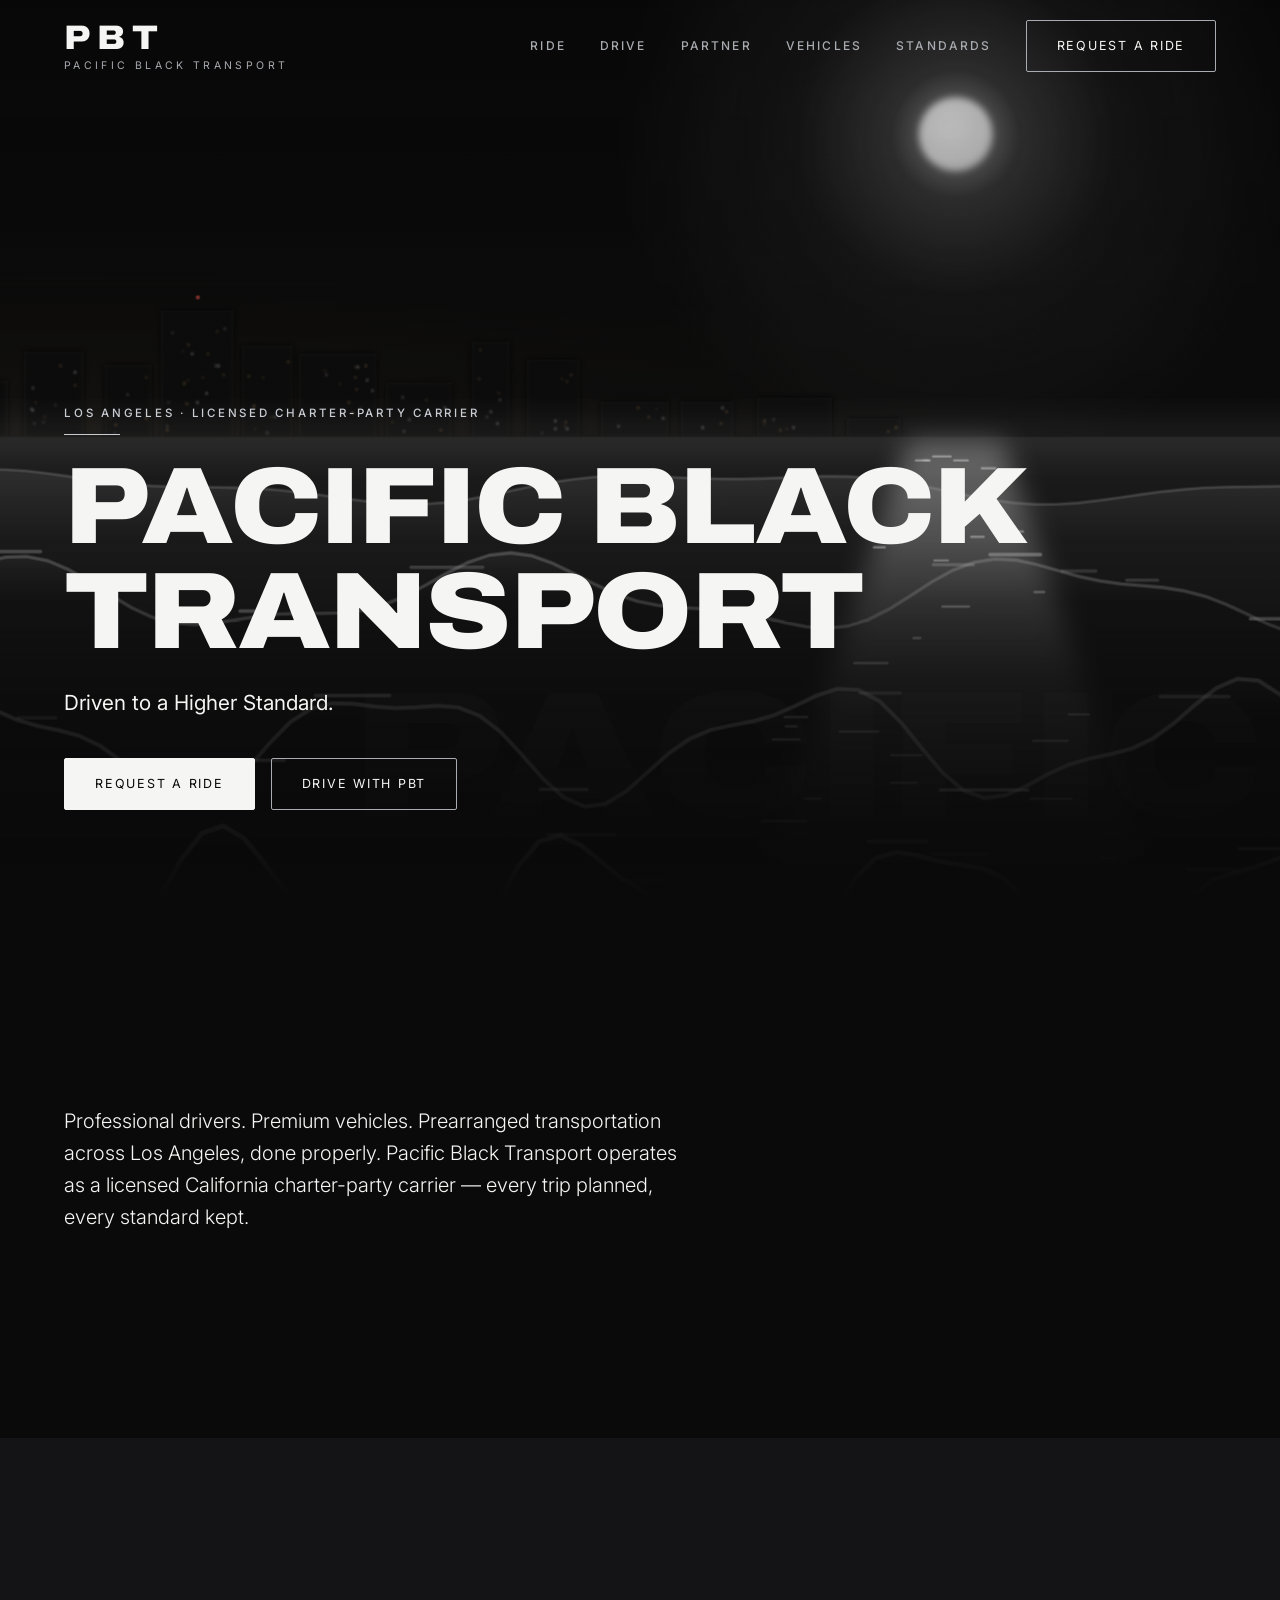
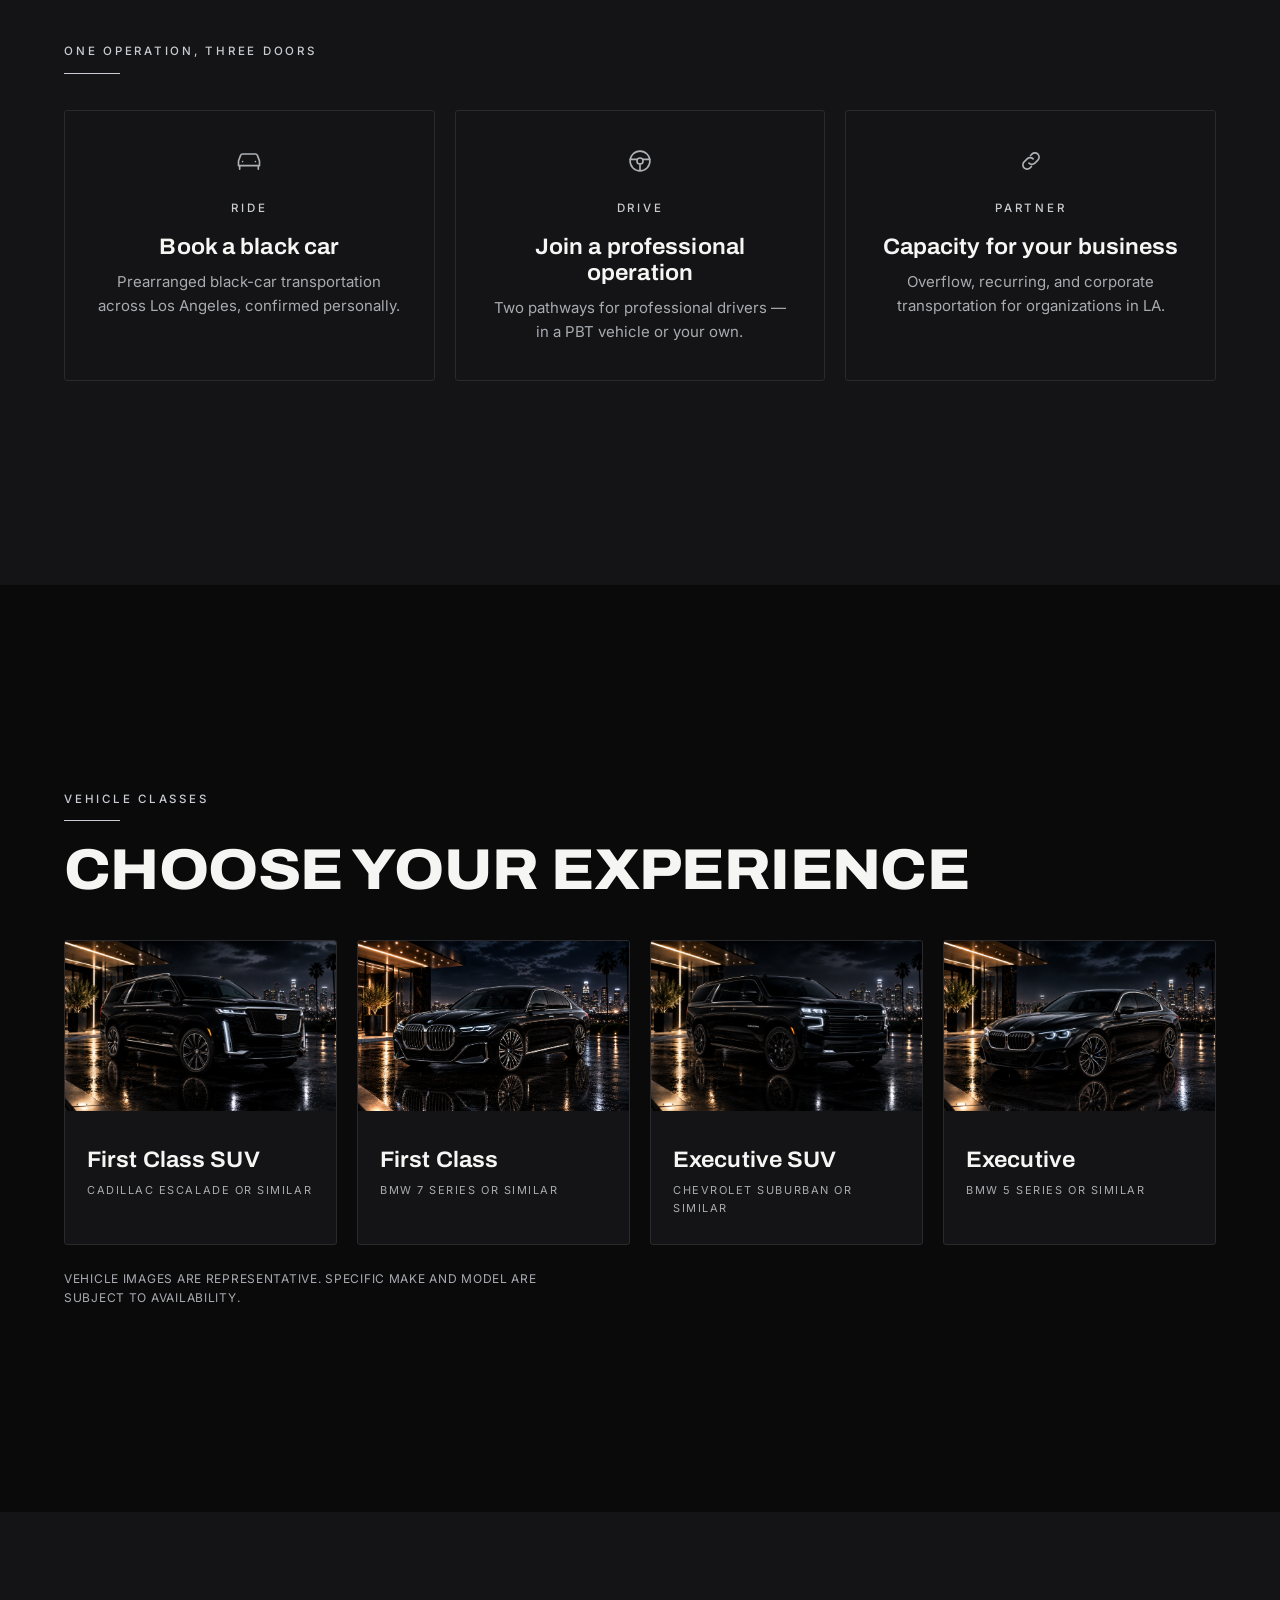
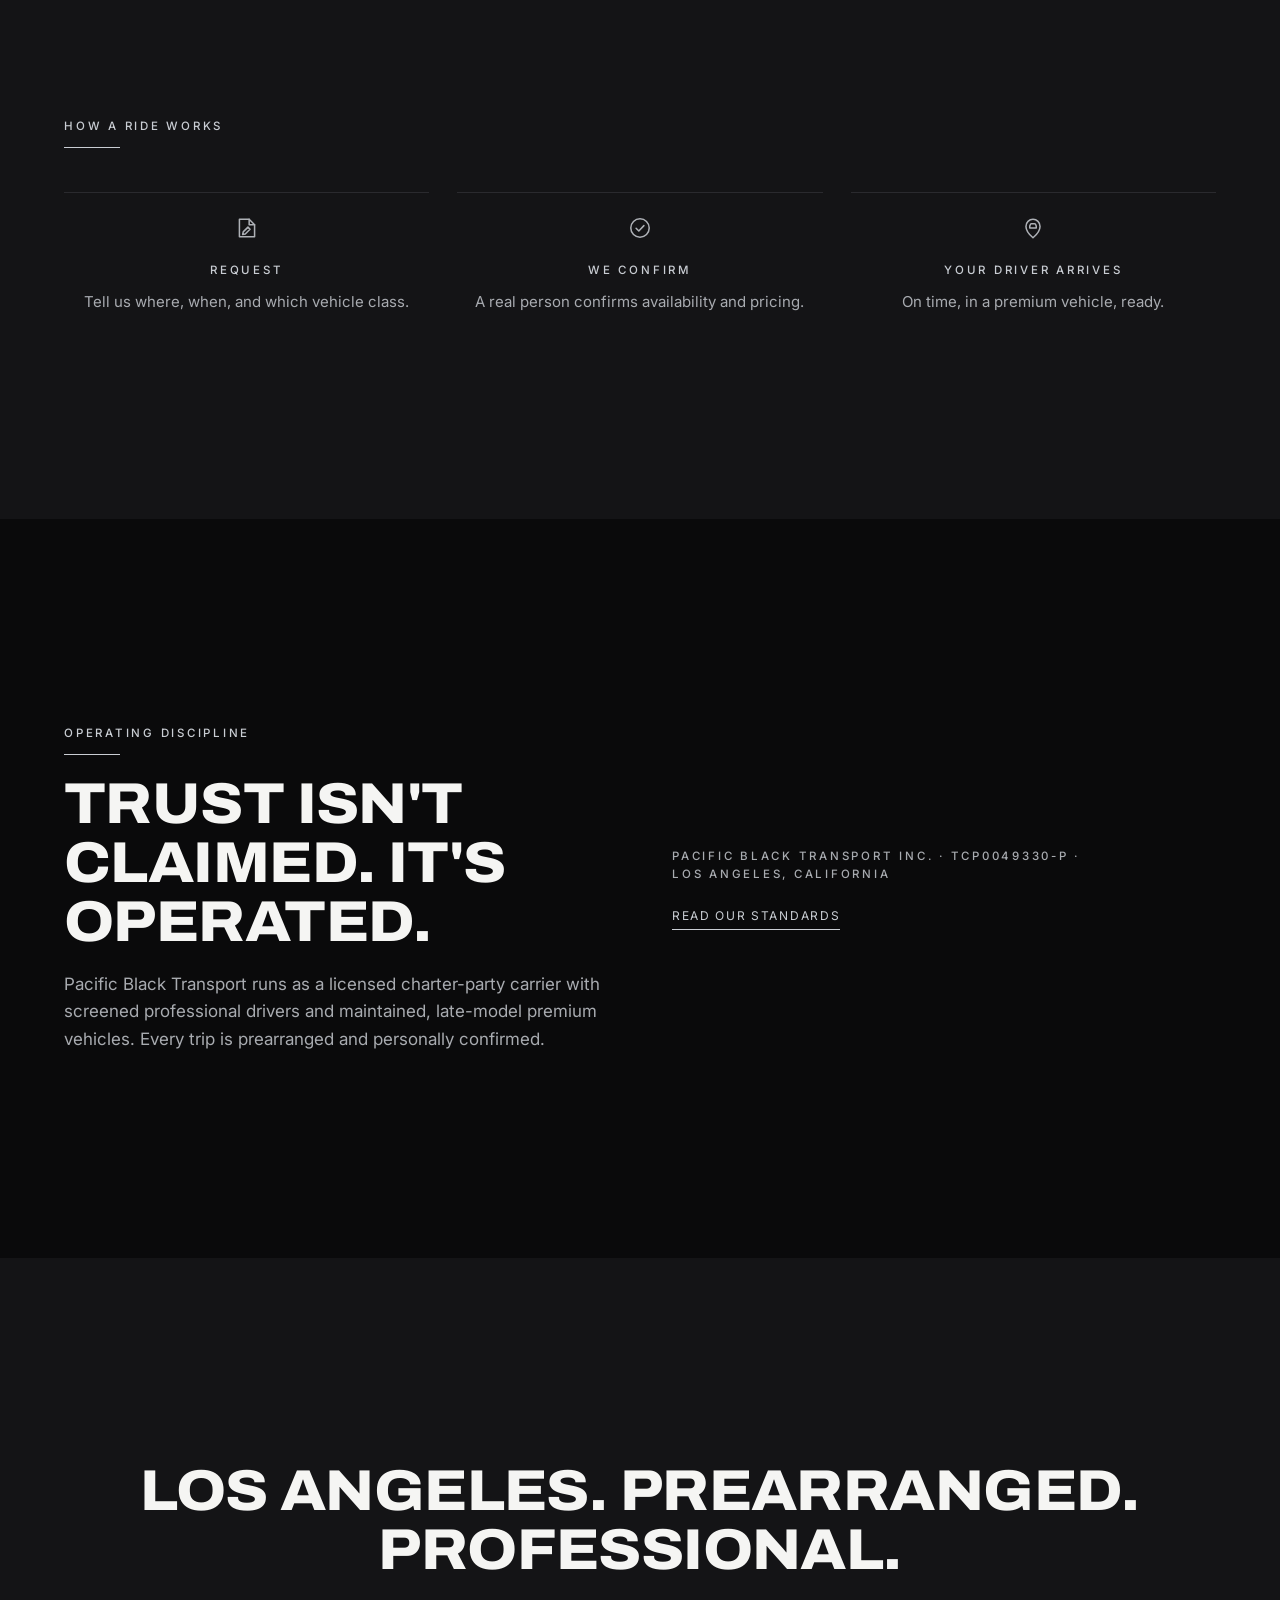
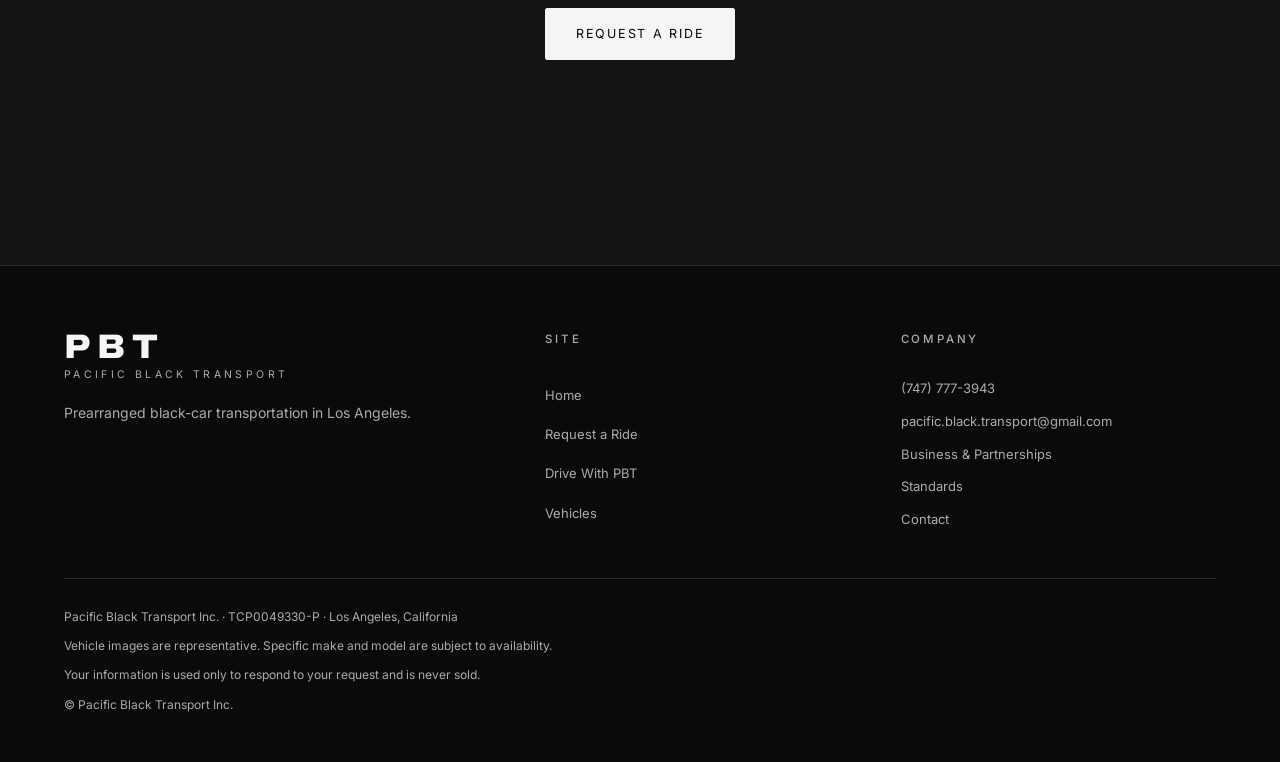
<file: index.html>
<!DOCTYPE html>
<html lang="en">
<head>
  <meta charset="UTF-8">
  <meta name="viewport" content="width=device-width, initial-scale=1.0">

  <!-- =========================================================
       BASIC SEO
  ========================================================== -->
  <title>Pacific Black Transport | Premium Black Car Service Los Angeles</title>

  <meta
    name="description"
    content="Premium prearranged black car transportation across Los Angeles. Executive sedans, luxury SUVs, professional drivers, airport transportation, and private rides."
  >

  <meta name="robots" content="index, follow">

  <link
    rel="canonical"
    href="https://pacificblacktransport.com/"
  >

  <!-- =========================================================
       SOCIAL SHARING / OPEN GRAPH
       Facebook, LinkedIn, WhatsApp, iMessage, etc.
  ========================================================== -->
  <meta property="og:type" content="website">
  <meta property="og:site_name" content="Pacific Black Transport">

  <meta
    property="og:title"
    content="Pacific Black Transport | Premium Black Car Service"
  >

  <meta
    property="og:description"
    content="Driven to a Higher Standard. Premium black car transportation across Los Angeles."
  >

  <meta
    property="og:url"
    content="https://pacificblacktransport.com/"
  >

 <meta property="og:image"
      content="https://pacificblacktransport.com/assets/img/cars/car2.jpg">

<meta property="og:image:secure_url"
      content="https://pacificblacktransport.com/assets/img/cars/car2.jpg">

<meta property="og:image:type" content="image/png">

<meta property="og:image:width" content="1000">
<meta property="og:image:height" content="648">

<meta property="og:image:alt"
      content="Pacific Black Transport premium black car in Los Angeles">

  <meta property="og:locale" content="en_US">

  <!-- =========================================================
       X / TWITTER
  ========================================================== -->
  <meta name="twitter:card" content="summary_large_image">

  <meta
    name="twitter:title"
    content="Pacific Black Transport | Premium Black Car Service"
  >

  <meta
    name="twitter:description"
    content="Driven to a Higher Standard. Premium black car transportation across Los Angeles."
  >

  <meta
    name="twitter:image"
    content="https://pacificblacktransport.com/assets/img/cars/car2.png"
  >

  <meta
    name="twitter:image:alt"
    content="Pacific Black Transport premium black car in Los Angeles"
  >

  <!-- =========================================================
       MOBILE / BROWSER
  ========================================================== -->
  <meta name="theme-color" content="#080808">
  <meta name="apple-mobile-web-app-capable" content="yes">
  <meta name="apple-mobile-web-app-status-bar-style" content="black">
  <meta name="apple-mobile-web-app-title" content="Pacific Black Transport">

  <!-- =========================================================
       ICONS
  ========================================================== -->
  <link rel="icon" type="image/svg+xml" href="assets/img/favicon.svg">

  <!-- =========================================================
       FONTS
  ========================================================== -->
  <link rel="preconnect" href="https://fonts.googleapis.com">
  <link rel="preconnect" href="https://fonts.gstatic.com" crossorigin>

  <link
    rel="stylesheet"
    href="https://fonts.googleapis.com/css2?family=Archivo:wdth,wght@75..125,300..900&family=Inter:wght@300;400;500&display=swap"
  >

  <!-- =========================================================
       STYLES
  ========================================================== -->
  <link rel="stylesheet" href="assets/css/main.css">

  <!-- =========================================================
       HERO PRELOAD
  ========================================================== -->
  <link rel="preload" as="image" href="assets/img/hero-home.svg">

  <!-- =========================================================
       STRUCTURED DATA
  ========================================================== -->
  <script type="application/ld+json">
  {
    "@context": "https://schema.org",
    "@type": "LocalBusiness",
    "name": "Pacific Black Transport Inc.",
    "url": "https://pacificblacktransport.com/",
    "email": "pacific.black.transport@gmail.com",
    "telephone": "+1-747-777-3943",
    "areaServed": "Los Angeles, CA",
    "description": "Licensed California charter-party carrier (CPUC TCP0049330-P) providing prearranged black-car transportation in Los Angeles."
  }
  </script>
</head>
<body>

<!-- ======================= SHARED HEADER (duplicated on every page — keep in sync) ======================= -->
<header class="site-header">
  <div class="header-inner">
    <a href="./" class="wordmark" aria-label="Pacific Black Transport — home">
      <span class="mark">PBT</span>
      <span class="sub">Pacific Black Transport</span>
    </a>
    <nav class="nav-links" aria-label="Primary">
      <a class="nav-item" href="ride/">Ride</a>
      <a class="nav-item" href="vehicles/">Vehicles</a>
      <a class="nav-item" href="drive/">Drive</a>
      <a class="nav-item" href="partner/">Partner</a>
      <a class="nav-item" href="standards/">Standards</a>
      <a class="btn btn-outline" href="ride/">Request a Ride</a>
    </nav>
    <button class="menu-toggle" aria-expanded="false" aria-controls="mobile-menu">Menu</button>
  </div>
</header>
<nav class="mobile-menu" id="mobile-menu" aria-label="Mobile">
  <a href="ride/">Ride</a>
  <a href="vehicles/">Vehicles</a>
  <a href="drive/">Drive</a>
  <a href="partner/">Partner</a>
  <a href="standards/">Standards</a>
  <a href="contact/">Contact</a>
  <a href="tel:+17477773943">(747) 777-3943</a>
  <a class="btn btn-solid" href="ride/">Request a Ride</a>
</nav>
<!-- ======================= /SHARED HEADER ======================= -->

<main>

  <!-- 1. HERO -->
  <section class="hero" style="padding-top:0">
    <div class="bg-word" aria-hidden="true" data-speed="0.18">PACIFIC</div>
    <div class="hero-media">
      <!-- IMAGE DIRECTION: Pacific Ocean at night, black & white long exposure —
           silk-smooth water, moonlight path on the swell, deep blacks, 21:9 crop. -->
      <img src="assets/img/hero-home.svg" alt="The Pacific Ocean at night, moonlight on dark water" fetchpriority="high">
    </div>
    <div class="container">
      <span class="eyebrow">Los Angeles · Licensed Charter-Party Carrier</span>
      <h1>PACIFIC BLACK TRANSPORT</h1>
      <p class="hero-sub">Driven to a Higher Standard.</p>
      <div class="hero-ctas">
        <a class="btn btn-solid" href="ride/">Request a Ride</a>
        <a class="btn btn-outline" href="drive/">Drive With PBT</a>
      </div>
    </div>
  </section>

  <!-- 2. POSITIONING -->
  <section>
    <div class="container reveal">
      <p class="lead" style="max-width:52ch">Professional drivers. Premium vehicles. Prearranged transportation across Los Angeles, done properly. Pacific Black Transport operates as a licensed California charter-party carrier — every trip planned, every standard kept.</p>
    </div>
  </section>

  <!-- 3. ECOSYSTEM — centered thin-line icons -->
  <section class="alt">
    <div class="container">
      <span class="eyebrow">One Operation, Three Doors</span>
      <div class="card-row cols-3 reveal" style="margin-top:36px">

        <a class="card card-centered" href="ride/">
          <!-- Sedan: booking a black car -->
          <svg class="card-icon" viewBox="0 0 24 24" aria-hidden="true"><path d="M4 16v3m16-3v3M3 12l1.7-4.6A2 2 0 0 1 6.6 6h10.8a2 2 0 0 1 1.9 1.4L21 12v4H3v-4z"/><path d="M6.5 12.5h.01M17.5 12.5h.01"/></svg>
          <span class="utility">Ride</span>
          <h3>Book a black car</h3>
          <p>Prearranged black-car transportation across Los Angeles, confirmed personally.</p>
        </a>

        <a class="card card-centered" href="drive/">
          <!-- Steering wheel: driving with PBT -->
          <svg class="card-icon" viewBox="0 0 24 24" aria-hidden="true"><circle cx="12" cy="12" r="8.5"/><circle cx="12" cy="12" r="2.6"/><path d="M3.6 10.6h5.9M14.5 10.6h5.9M12 14.6V20"/></svg>
          <span class="utility">Drive</span>
          <h3>Join a professional operation</h3>
          <p>Two pathways for professional drivers — in a PBT vehicle or your own.</p>
        </a>

        <a class="card card-centered" href="partner/">
          <!-- Interlocking links: partnership -->
          <svg class="card-icon" viewBox="0 0 24 24" aria-hidden="true"><path d="M10.2 13.8a3.6 3.6 0 0 0 5.1 0l2.6-2.6a3.6 3.6 0 1 0-5.1-5.1l-1.2 1.2"/><path d="M13.8 10.2a3.6 3.6 0 0 0-5.1 0l-2.6 2.6a3.6 3.6 0 1 0 5.1 5.1l1.2-1.2"/></svg>
          <span class="utility">Partner</span>
          <h3>Capacity for your business</h3>
          <p>Overflow, recurring, and corporate transportation for organizations in LA.</p>
        </a>

      </div>
    </div>
  </section>

  <!-- 4. VEHICLE CLASSES STRIP
       Order matches /vehicles/ and /ride/:
       First Class SUV → First Class → Executive SUV → Executive -->
  <section>
    <div class="container">
      <span class="eyebrow">Vehicle Classes</span>
      <h2>Choose your experience</h2>
      <div class="card-row cols-4 reveal" style="margin-top:40px">
        <a class="card vehicle-card" href="vehicles/">
          <img src="assets/img/cars/car4.png" alt="First Class SUV" loading="lazy">
          <div class="vc-body"><h3>First Class SUV</h3><p class="model">Cadillac Escalade or similar</p></div>
        </a>
        <a class="card vehicle-card" href="vehicles/">
          <img src="assets/img/cars/car2.png" alt="First Class sedan" loading="lazy">
          <div class="vc-body"><h3>First Class</h3><p class="model">BMW 7 Series or similar</p></div>
        </a>
        <a class="card vehicle-card" href="vehicles/">
          <img src="assets/img/cars/car3.png" alt="Executive SUV" loading="lazy">
          <div class="vc-body"><h3>Executive SUV</h3><p class="model">Chevrolet Suburban or similar</p></div>
        </a>
        <a class="card vehicle-card" href="vehicles/">
          <img src="assets/img/cars/car1.png" alt="Executive class sedan" loading="lazy">
          <div class="vc-body"><h3>Executive</h3><p class="model">BMW 5 Series or similar</p></div>
        </a>
      </div>
      <p class="small-print" style="margin-top:24px">Vehicle images are representative. Specific make and model are subject to availability.</p>
    </div>
  </section>

  <!-- 5. HOW A RIDE WORKS — centered icons -->
  <section class="alt">
    <div class="container">
      <span class="eyebrow">How a Ride Works</span>
      <div class="steps reveal" style="margin-top:44px">

        <div class="step step-centered">
          <svg class="step-icon" viewBox="0 0 24 24" aria-hidden="true"><path d="M5 4h9l5 5v11H5z"/><path d="M14 4v5h5"/><path d="M8.5 15.6l4.4-4.4 1.9 1.9-4.4 4.4-2.4.5z"/></svg>
          <span class="utility">Request</span>
          <p>Tell us where, when, and which vehicle class.</p>
        </div>

        <div class="step step-centered">
          <svg class="step-icon" viewBox="0 0 24 24" aria-hidden="true"><circle cx="12" cy="12" r="8.5"/><path d="M8.4 12.3l2.5 2.5 4.7-5"/></svg>
          <span class="utility">We Confirm</span>
          <p>A real person confirms availability and pricing.</p>
        </div>

        <div class="step step-centered">
          <svg class="step-icon" viewBox="0 0 24 24" aria-hidden="true"><path d="M12 21s6.5-5.6 6.5-10.5a6.5 6.5 0 1 0-13 0C5.5 15.4 12 21 12 21z"/><path d="M9 12h6v-1.8l-.7-1.6a1 1 0 0 0-.9-.6h-2.8a1 1 0 0 0-.9.6L9 10.2z"/></svg>
          <span class="utility">Your Driver Arrives</span>
          <p>On time, in a premium vehicle, ready.</p>
        </div>

      </div>
    </div>
  </section>

  <!-- 6. STANDARDS TEASER -->
  <section>
    <div class="container grid-2">
      <div class="reveal">
        <span class="eyebrow">Operating Discipline</span>
        <h2>Trust isn't claimed. It's operated.</h2>
        <p style="margin-top:20px">Pacific Black Transport runs as a licensed charter-party carrier with screened professional drivers and maintained, late-model premium vehicles. Every trip is prearranged and personally confirmed.</p>
      </div>
      <div class="reveal stack">
        <p class="utility">Pacific Black Transport Inc. · TCP0049330-P · Los Angeles, California</p>
        <a class="class-link" href="standards/">Read our standards</a>
      </div>
    </div>
  </section>

  <!-- 7. FINAL CTA BAND -->
  <section class="alt cta-band">
    <div class="container reveal">
      <h2>Los Angeles. Prearranged. Professional.</h2>
      <div class="hero-ctas">
        <a class="btn btn-solid" href="ride/">Request a Ride</a>
      </div>
    </div>
  </section>

</main>

<!-- ======================= SHARED FOOTER (duplicated on every page — keep in sync) ======================= -->
<footer class="site-footer">
  <div class="container">
    <div class="footer-grid">
      <div>
        <a href="./" class="wordmark" aria-label="Pacific Black Transport — home">
          <span class="mark">PBT</span>
          <span class="sub">Pacific Black Transport</span>
        </a>
        <p style="margin-top:22px;font-size:14px">Prearranged black-car transportation in Los Angeles.</p>
      </div>
      <nav class="footer-links" aria-label="Footer">
        <span class="utility footer-heading">Site</span>
        <a href="./">Home</a>
        <a href="ride/">Request a Ride</a>
        <a href="vehicles/">Vehicles</a>
        <a href="drive/">Drive With PBT</a>
      </nav>
      <nav class="footer-links" aria-label="Footer secondary">
        <span class="utility footer-heading">Company</span>
        <a href="partner/">Business &amp; Partnerships</a>
        <a href="standards/">Standards</a>
        <a href="contact/">Contact</a>
        <a href="tel:+17477773943">(747) 777-3943</a>
        <a href="mailto:pacific.black.transport@gmail.com">pacific.black.transport@gmail.com</a>
      </nav>
    </div>
    <div class="footer-legal">
      <p>Pacific Black Transport Inc. · TCP0049330-P · Los Angeles, California</p>
      <p>Vehicle images are representative. Specific make and model are subject to availability.</p>
      <p>Your information is used only to respond to your request and is never sold.</p>
      <p>© Pacific Black Transport Inc.</p>
    </div>
  </div>
</footer>
<!-- ======================= /SHARED FOOTER ======================= -->

<!-- FLOATING CALL BUTTON -->
<a class="call-fab" href="tel:+17477773943" aria-label="Call Pacific Black Transport">
  <svg class="call-fab-icon" viewBox="0 0 24 24" aria-hidden="true">
    <path d="M7.6 4.2h-2A1.6 1.6 0 0 0 4 5.9C4 13.7 10.3 20 18.1 20a1.6 1.6 0 0 0 1.7-1.6v-2a1.1 1.1 0 0 0-.9-1.1l-3-.6a1.1 1.1 0 0 0-1.1.5l-.8 1.2a12.4 12.4 0 0 1-5.4-5.4l1.2-.8a1.1 1.1 0 0 0 .5-1.1l-.6-3a1.1 1.1 0 0 0-1.1-.9z"/>
  </svg>
  <span>Call</span>
</a>

<!-- =========================================================
     SCRIPT 1 — SITE SCRIPT. REQUIRED. NEVER REMOVE THIS LINE.
     Runs: scroll reveals, mobile menu, all forms, parallax, tabs.
     If this line is missing, page content stays invisible.
========================================================== -->
<script src="assets/js/main.js" defer></script>
</body>
</html>
</file>
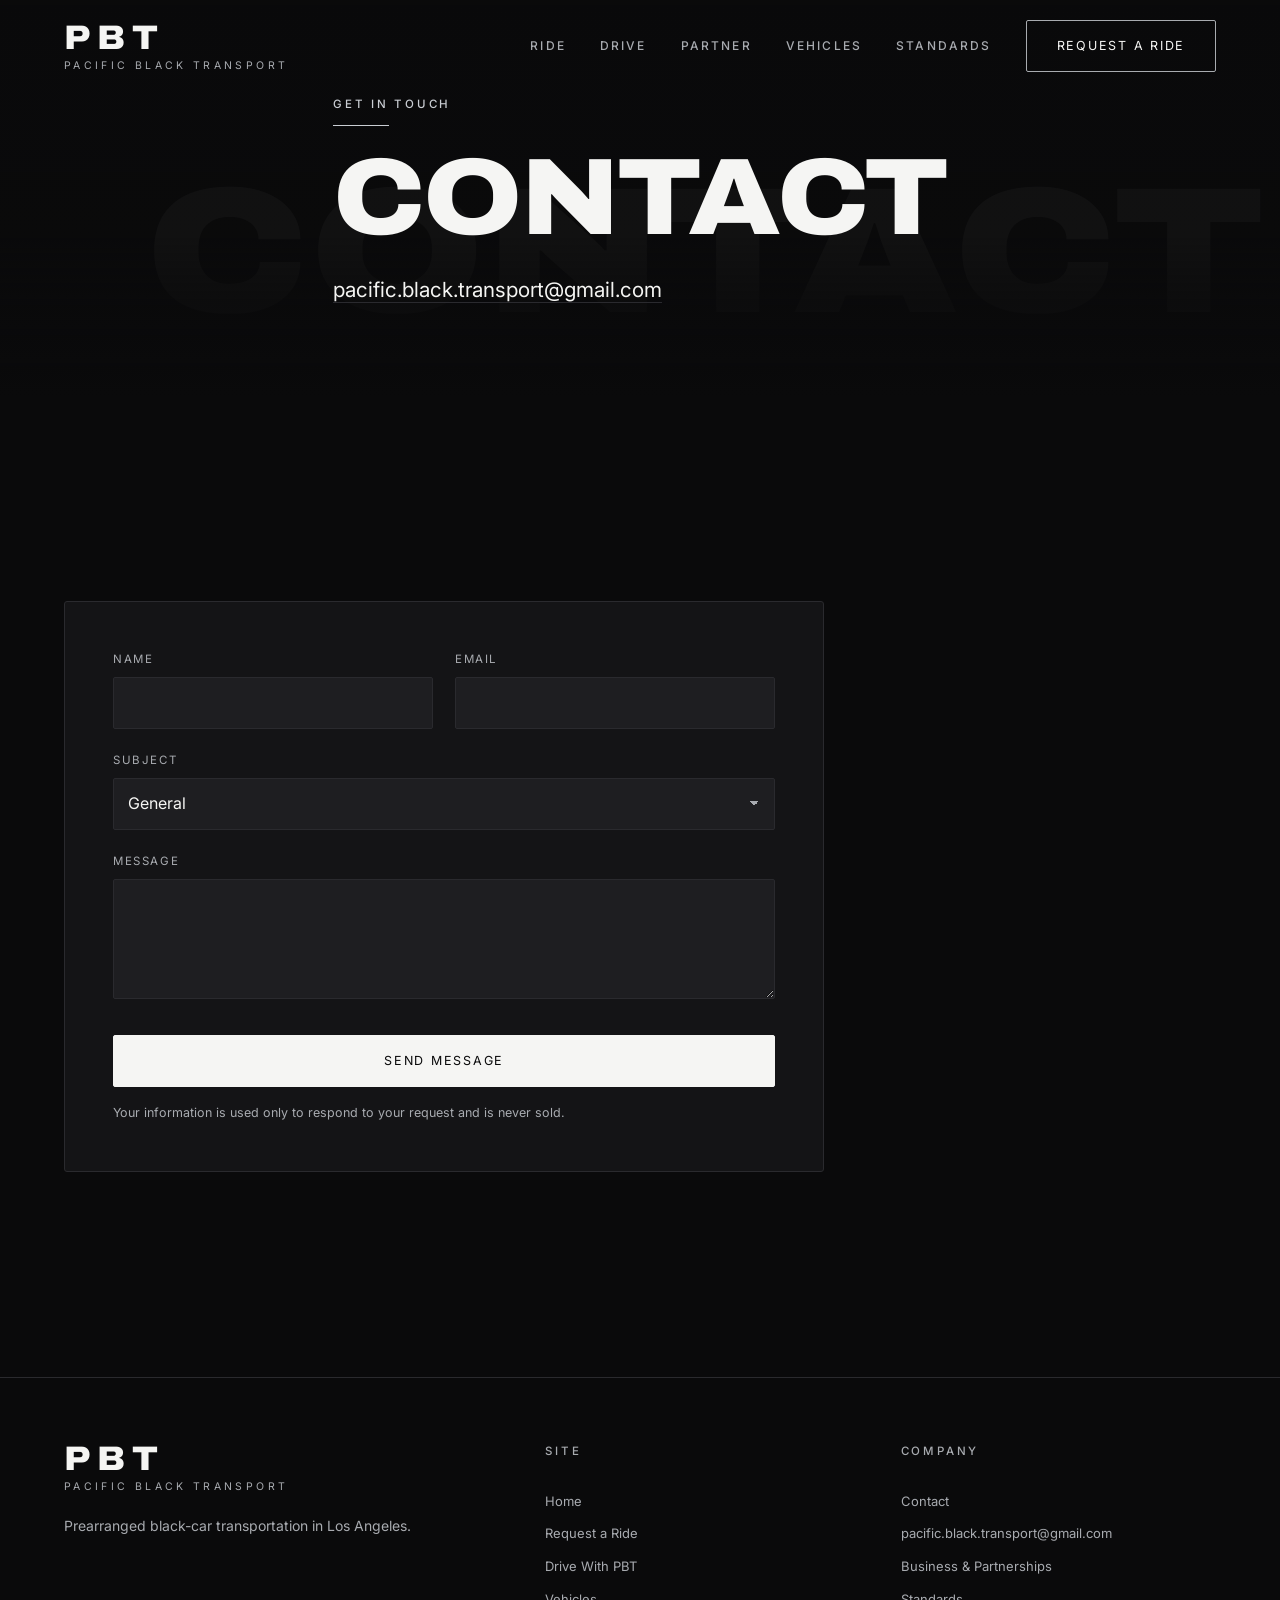
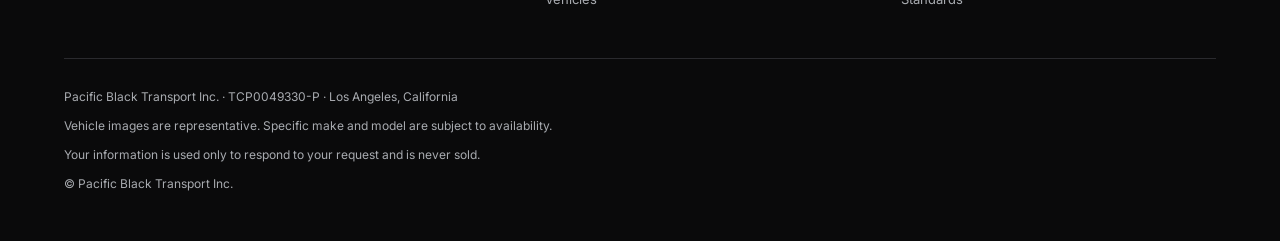
<file: contact/index.html>
<!DOCTYPE html>
<html lang="en">
<head>
  <meta charset="UTF-8">
  <meta name="viewport" content="width=device-width, initial-scale=1.0">
  <title>Contact | Pacific Black Transport</title>
  <meta name="description" content="Contact Pacific Black Transport — questions about rides, driving, partnerships, or vehicle programs in Los Angeles.">
  <!-- TODO: replace with live domain when custom domain is set -->
  <link rel="canonical" href="https://SITE_URL/contact/">
  <link rel="icon" type="image/svg+xml" href="../assets/img/favicon.svg">
  <link rel="preconnect" href="https://fonts.googleapis.com">
  <link rel="preconnect" href="https://fonts.gstatic.com" crossorigin>
  <link rel="stylesheet" href="https://fonts.googleapis.com/css2?family=Archivo:wdth,wght@75..125,300..900&family=Inter:wght@300;400;500&display=swap">
  <link rel="stylesheet" href="../assets/css/main.css">
</head>
<body>

<!-- ======================= SHARED HEADER (duplicated on every page — keep in sync) ======================= -->
<header class="site-header">
  <div class="header-inner">
    <a href="../" class="wordmark" aria-label="Pacific Black Transport — home">
      <span class="mark">PBT</span>
      <span class="sub">Pacific Black Transport</span>
    </a>
    <nav class="nav-links" aria-label="Primary">
      <a class="nav-item" href="../ride/">Ride</a>
      <a class="nav-item" href="../vehicles/">Vehicles</a>
      <a class="nav-item" href="../drive/">Drive</a>
      <a class="nav-item" href="../partner/">Partner</a>
      <a class="nav-item" href="../standards/">Standards</a>
      <a class="btn btn-outline" href="../ride/">Request a Ride</a>
    </nav>
    <button class="menu-toggle" aria-expanded="false" aria-controls="mobile-menu">Menu</button>
  </div>
</header>
<nav class="mobile-menu" id="mobile-menu" aria-label="Mobile">
  <a href="../ride/">Ride</a>
  <a href="../vehicles/">Vehicles</a>
  <a href="../drive/">Drive</a>
  <a href="../partner/">Partner</a>
  <a href="../standards/">Standards</a>
  <a href="./" aria-current="page">Contact</a>
  <a class="btn btn-solid" href="../ride/">Request a Ride</a>
</nav>
<!-- ======================= /SHARED HEADER ======================= -->

<main>

  <section class="hero compact" style="min-height:44vh">
    <div class="bg-word" aria-hidden="true" data-speed="0.18">CONTACT</div>
    <div class="container">
      <span class="eyebrow">Get in Touch</span>
      <h1>Contact</h1>
      <p class="hero-sub"><a href="mailto:pacific.black.transport@gmail.com" style="border-bottom:1px solid var(--line)">pacific.black.transport@gmail.com</a></p>
    </div>
  </section>

  <section>
    <div class="container">
      <div class="form-panel" style="max-width:760px">
        <form data-pbt-form data-email-subject="PBT Website Inquiry" novalidate>
          <input type="checkbox" name="botcheck" class="hp-field" tabindex="-1" aria-hidden="true">

          <div class="form-grid">
            <div class="field">
              <label for="c-name">Name</label>
              <input id="c-name" name="name" type="text" required autocomplete="name">
              <p class="error-msg">Enter your name.</p>
            </div>
            <div class="field">
              <label for="c-email">Email</label>
              <input id="c-email" name="email" type="email" required autocomplete="email">
              <p class="error-msg">Enter a valid email address.</p>
            </div>
            <div class="field full">
              <label for="c-topic">Subject</label>
              <!-- name="topic" is used by ?subject= query-param preselect in main.js -->
              <select id="c-topic" name="topic" required data-subject-source>
                <option value="General">General</option>
                <option value="Ride question">Ride question</option>
                <option value="Driving">Driving</option>
                <option value="Partnership" data-subject="PBT Business Partnership Inquiry">Partnership</option>
                <option value="Vehicle Program Inquiry" data-subject="PBT Vehicle Program Inquiry">Vehicle Program Inquiry</option>
                <option value="Press">Press</option>
              </select>
            </div>
            <div class="field full">
              <label for="c-message">Message</label>
              <textarea id="c-message" name="message" required></textarea>
              <p class="error-msg">Enter a message.</p>
            </div>
          </div>

          <div class="form-footer">
            <button type="submit" class="btn btn-solid">Send Message</button>
            <p class="form-status" role="status" aria-live="polite"></p>
            <p class="privacy-line">Your information is used only to respond to your request and is never sold.</p>
          </div>
        </form>
      </div>
    </div>
  </section>

</main>

<!-- ======================= SHARED FOOTER (duplicated on every page — keep in sync) ======================= -->
<footer class="site-footer">
  <div class="container">
    <div class="footer-grid">
      <div>
        <a href="../" class="wordmark" aria-label="Pacific Black Transport — home">
          <span class="mark">PBT</span>
          <span class="sub">Pacific Black Transport</span>
        </a>
        <p style="margin-top:22px;font-size:14px">Prearranged black-car transportation in Los Angeles.</p>
      </div>
      <nav class="footer-links" aria-label="Footer">
        <span class="utility footer-heading">Site</span>
        <a href="../">Home</a>
        <a href="../ride/">Request a Ride</a>
        <a href="../vehicles/">Vehicles</a>
        <a href="../drive/">Drive With PBT</a>
      </nav>
      <nav class="footer-links" aria-label="Footer secondary">
        <span class="utility footer-heading">Company</span>
        <a href="../partner/">Business &amp; Partnerships</a>
        <a href="../standards/">Standards</a>
        <a href="./">Contact</a>
        <a href="mailto:pacific.black.transport@gmail.com">pacific.black.transport@gmail.com</a>
      </nav>
    </div>
    <div class="footer-legal">
      <p>Pacific Black Transport Inc. · TCP0049330-P · Los Angeles, California</p>
      <p>Vehicle images are representative. Specific make and model are subject to availability.</p>
      <p>Your information is used only to respond to your request and is never sold.</p>
      <p>© Pacific Black Transport Inc.</p>
    </div>
  </div>
</footer>
<!-- ======================= /SHARED FOOTER ======================= -->

<script src="../assets/js/main.js" defer></script>
</body>
</html>
</file>
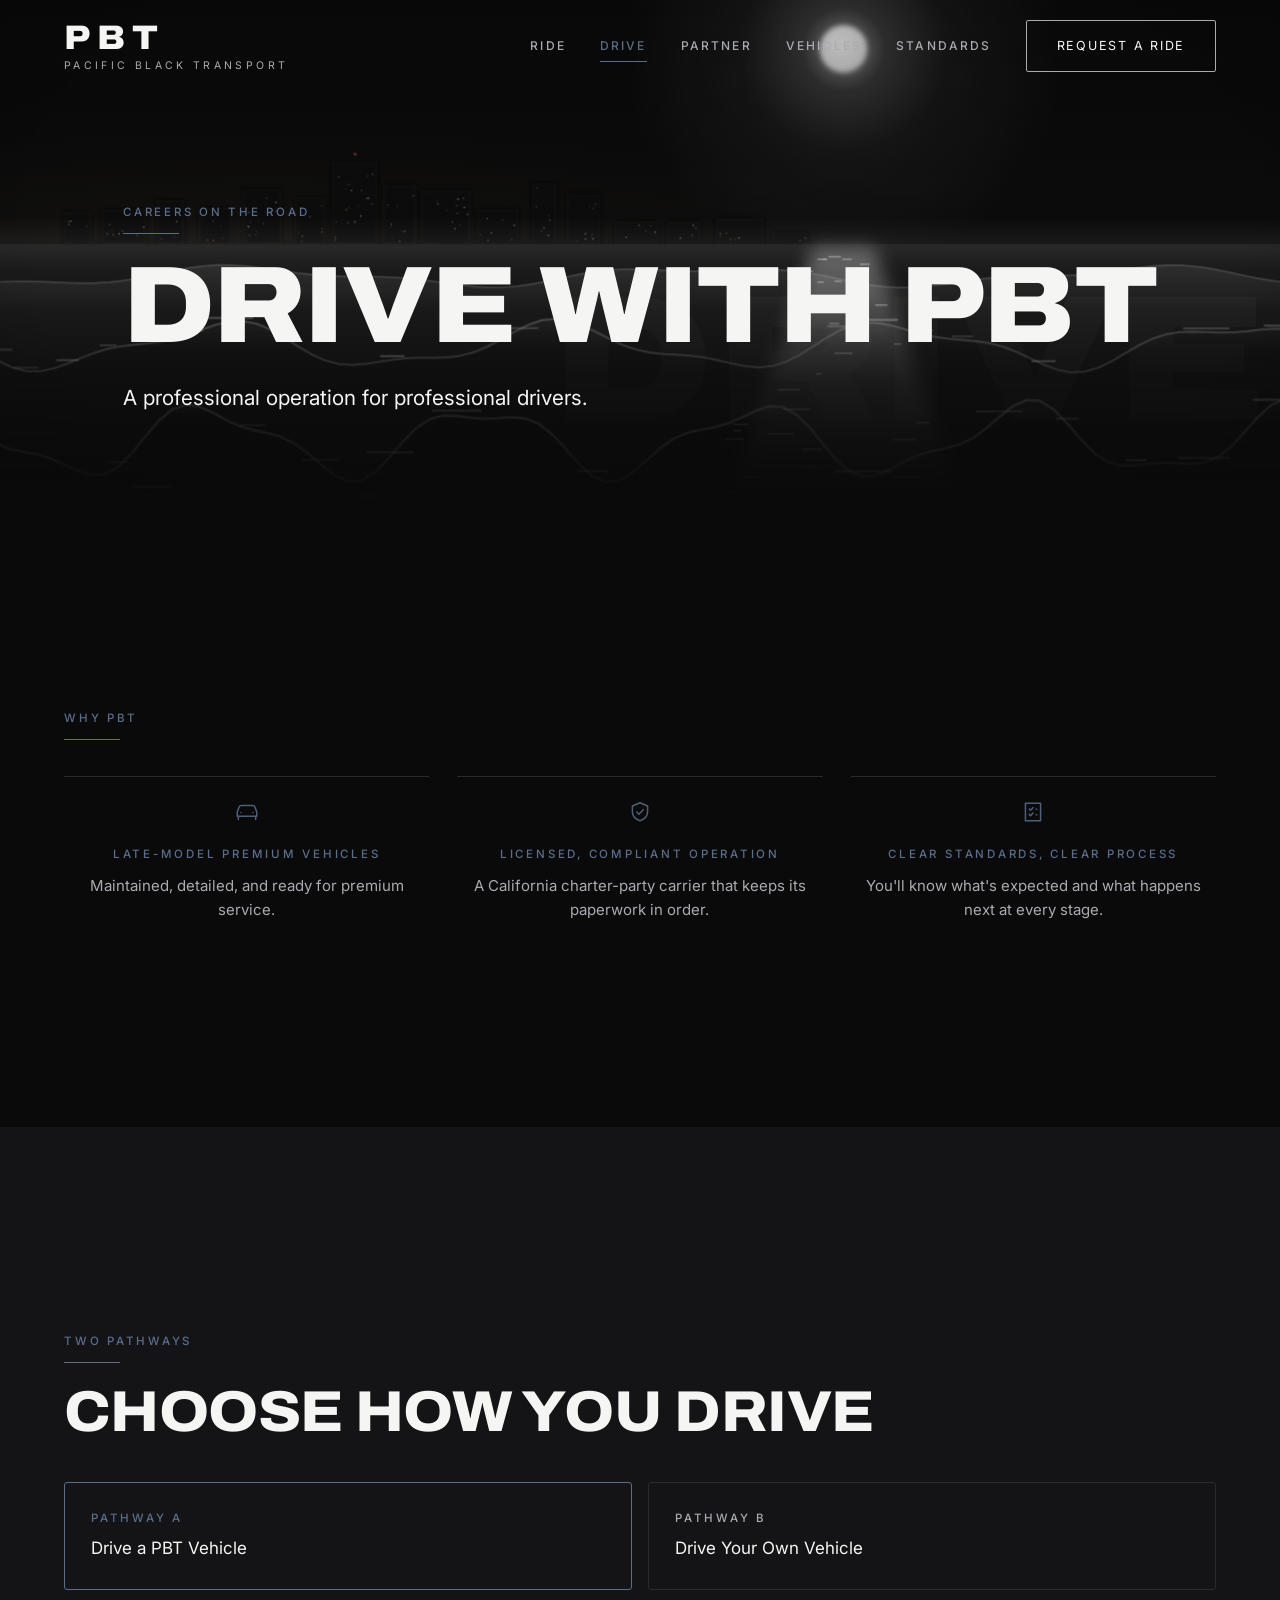
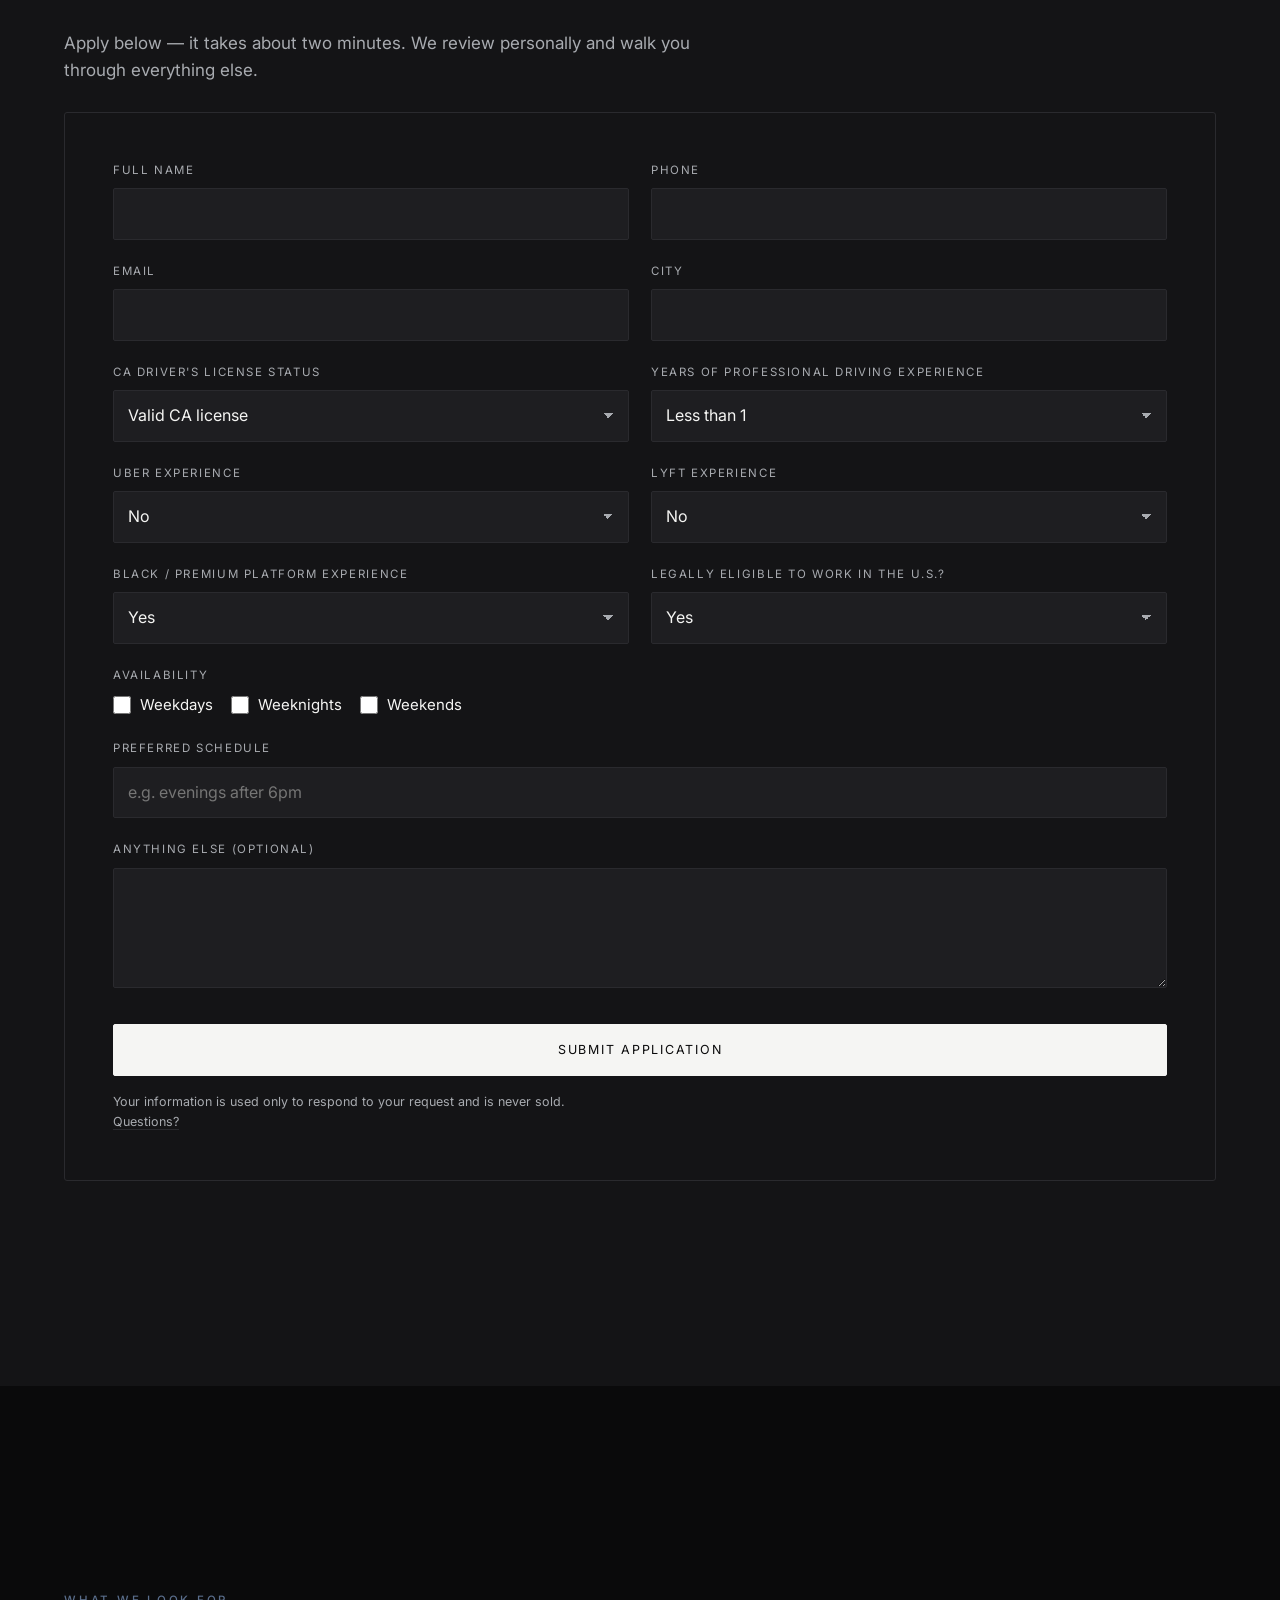
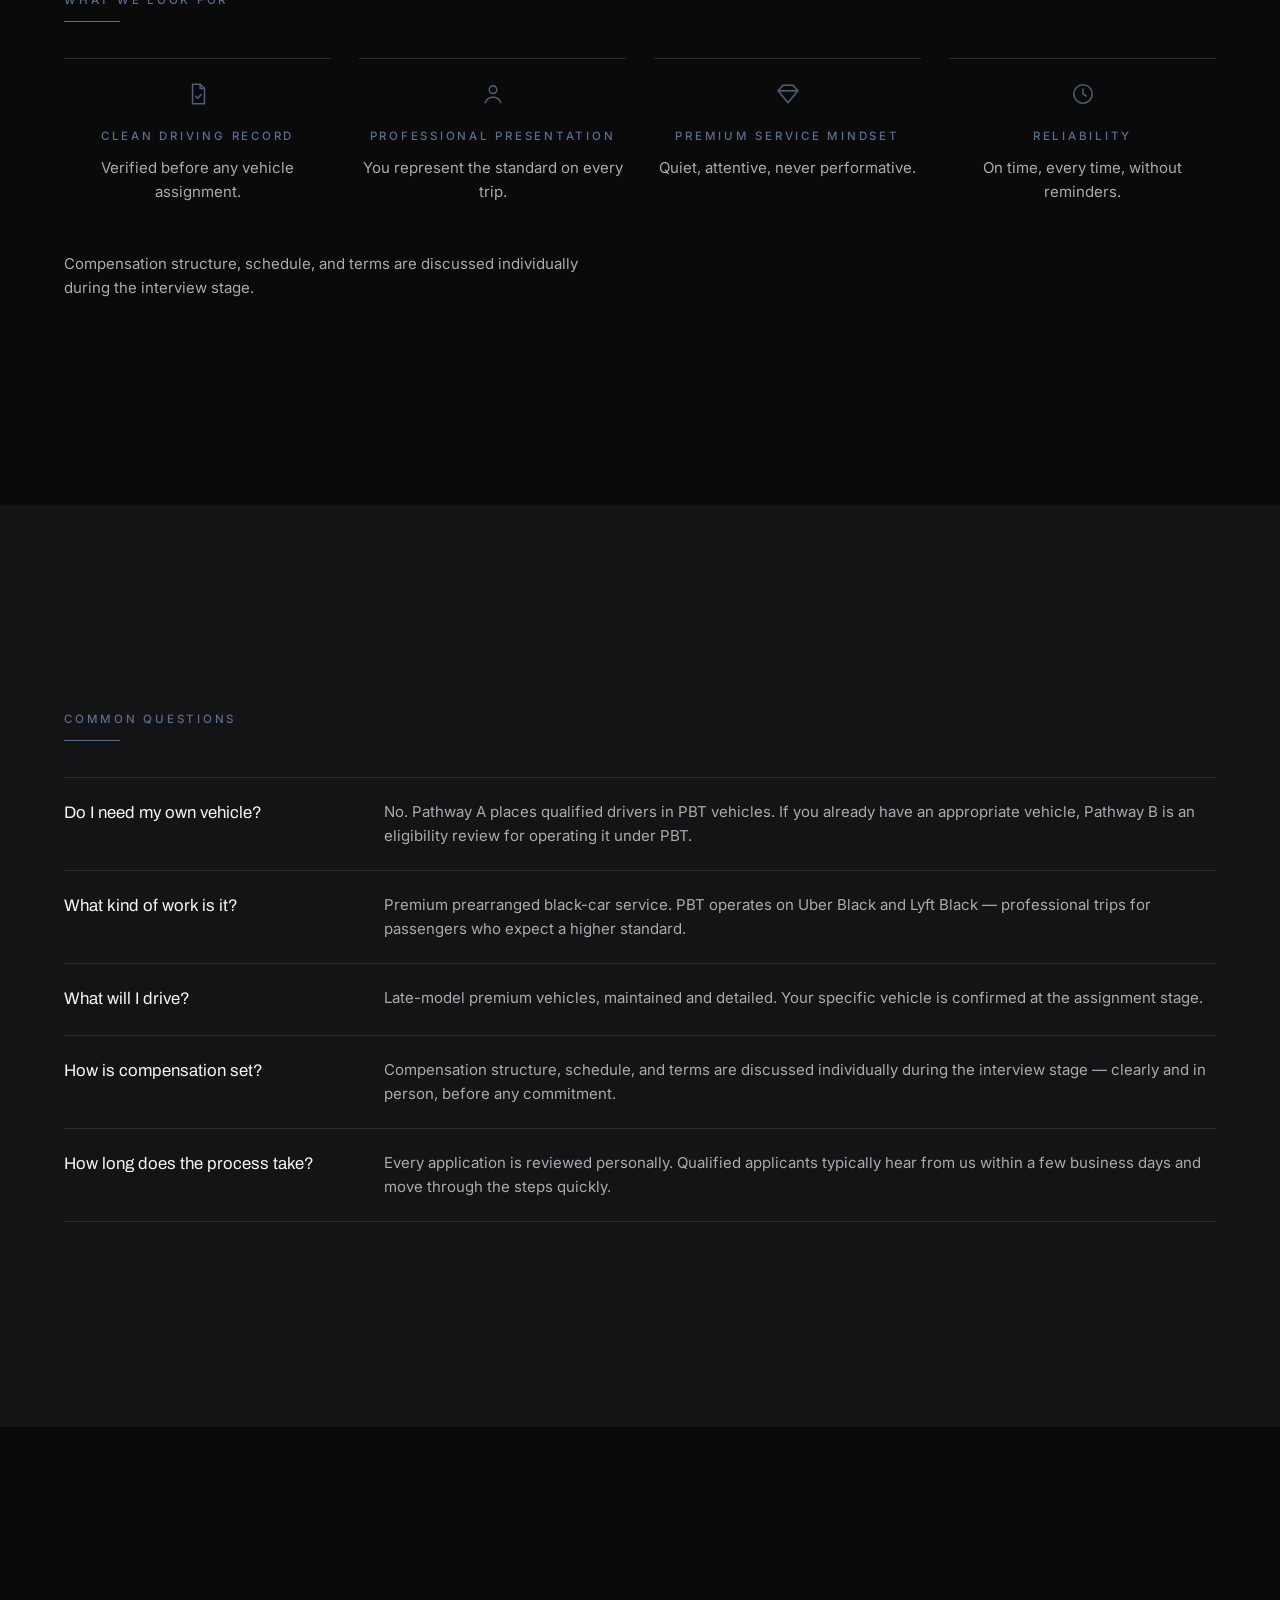
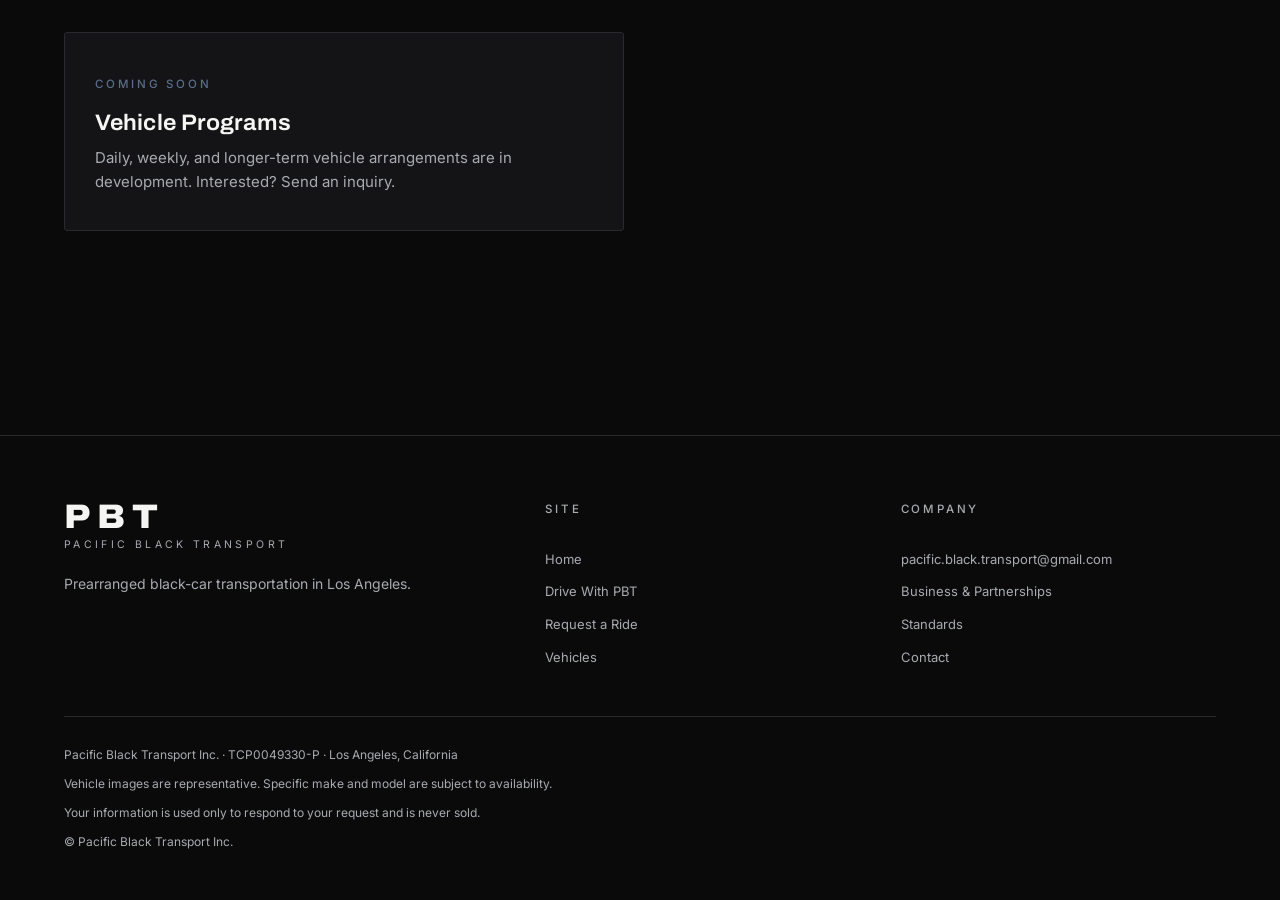
<file: drive/index.html>
<!DOCTYPE html>
<html lang="en">
<head>
  <!-- Google tag (gtag.js) -->
<script async src="https://www.googletagmanager.com/gtag/js?id=AW-18403397198"></script>
<script>
  window.dataLayer = window.dataLayer || [];
  function gtag(){dataLayer.push(arguments);}
  gtag('js', new Date());

  gtag('config', 'AW-18403397198');
</script>
  <meta charset="UTF-8">
  <meta name="viewport" content="width=device-width, initial-scale=1.0">
  <title>Professional Driving Opportunities in Los Angeles | Drive With PBT</title>
  <meta name="description" content="Drive with Pacific Black Transport — a licensed, professional black-car operation in Los Angeles. Apply to drive a PBT vehicle or your own.">
  <!-- TODO: replace with live domain when custom domain is set -->
  <link rel="canonical" href="https://SITE_URL/drive/">
  <link rel="icon" type="image/svg+xml" href="../assets/img/favicon.svg">
  <link rel="preconnect" href="https://fonts.googleapis.com">
  <link rel="preconnect" href="https://fonts.gstatic.com" crossorigin>
  <link rel="stylesheet" href="https://fonts.googleapis.com/css2?family=Archivo:wdth,wght@75..125,300..900&family=Inter:wght@300;400;500&display=swap">
  <link rel="stylesheet" href="../assets/css/main.css">
</head>
<body class="accent-blue">

<!-- ======================= SHARED HEADER (duplicated on every page — keep in sync) ======================= -->
<header class="site-header">
  <div class="header-inner">
    <a href="../" class="wordmark" aria-label="Pacific Black Transport — home">
      <span class="mark">PBT</span>
      <span class="sub">Pacific Black Transport</span>
    </a>
    <nav class="nav-links" aria-label="Primary">
      <a class="nav-item" href="../ride/">Ride</a>
      <a class="nav-item" href="../vehicles/">Vehicles</a>
      <a class="nav-item" href="./" aria-current="page">Drive</a>
      <a class="nav-item" href="../partner/">Partner</a>
      <a class="nav-item" href="../standards/">Standards</a>
      <a class="btn btn-outline" href="../ride/">Request a Ride</a>
    </nav>
    <button class="menu-toggle" aria-expanded="false" aria-controls="mobile-menu">Menu</button>
  </div>
</header>
<nav class="mobile-menu" id="mobile-menu" aria-label="Mobile">
  <a href="../ride/">Ride</a>
  <a href="../vehicles/">Vehicles</a>
  <a href="./" aria-current="page">Drive</a>
  <a href="../partner/">Partner</a>
  <a href="../standards/">Standards</a>
  <a href="../contact/">Contact</a>
  <a class="btn btn-solid" href="../ride/">Request a Ride</a>
</nav>
<!-- ======================= /SHARED HEADER ======================= -->

<main>

  <section class="hero compact">
    <div class="bg-word" aria-hidden="true" data-speed="0.18">DRIVE</div>
    <div class="hero-media">
      <!-- IMAGE DIRECTION: dark Pacific swell at dusk, cold blue moonlight path, B&W, 21:9. -->
      <img src="../assets/img/hero-home.svg" alt="Dark Pacific Ocean under night sky" fetchpriority="high">
    </div>
    <div class="container">
      <span class="eyebrow">Careers on the Road</span>
      <h1>Drive With PBT</h1>
      <p class="hero-sub">A professional operation for professional drivers.</p>
    </div>
  </section>

  <!-- WHY PBT — centered thin-line icons in the page accent -->
  <section>
    <div class="container">
      <span class="eyebrow">Why PBT</span>
      <div class="steps reveal" style="margin-top:36px">
        <div class="step step-centered">
          <svg class="step-icon" viewBox="0 0 24 24" aria-hidden="true"><path d="M4 16v3m16-3v3M3 12l1.7-4.6A2 2 0 0 1 6.6 6h10.8a2 2 0 0 1 1.9 1.4L21 12v4H3v-4z"/><path d="M6.5 12.5h.01M17.5 12.5h.01"/></svg>
          <span class="utility">Late-Model Premium Vehicles</span>
          <p>Maintained, detailed, and ready for premium service.</p>
        </div>
        <div class="step step-centered">
          <svg class="step-icon" viewBox="0 0 24 24" aria-hidden="true"><path d="M12 3.5l7 3V12c0 4-3 6.6-7 8.1-4-1.5-7-4.1-7-8.1V6.5l7-3z"/><path d="M9 12l2 2 4-4"/></svg>
          <span class="utility">Licensed, Compliant Operation</span>
          <p>A California charter-party carrier that keeps its paperwork in order.</p>
        </div>
        <div class="step step-centered">
          <svg class="step-icon" viewBox="0 0 24 24" aria-hidden="true"><path d="M5 4h14v16H5z"/><path d="M8.5 9.2l1.2 1.2 2.3-2.4M8.5 14.2l1.2 1.2 2.3-2.4M15 9.5h.5M15 14.5h.5"/></svg>
          <span class="utility">Clear Standards, Clear Process</span>
          <p>You'll know what's expected and what happens next at every stage.</p>
        </div>
      </div>
    </div>
  </section>

  <!-- PATHWAYS -->
  <section class="alt">
    <div class="container">
      <span class="eyebrow">Two Pathways</span>
      <h2>Choose how you drive</h2>

      <div class="tab-selector" role="tablist" aria-label="Driver pathways" style="margin-top:40px">
        <button class="tab-btn" role="tab" id="tab-pbt" aria-controls="pbt-vehicle" aria-selected="true">
          <span class="utility">Pathway A</span>
          Drive a PBT Vehicle
        </button>
        <button class="tab-btn" role="tab" id="tab-own" aria-controls="own-vehicle" aria-selected="false">
          <span class="utility">Pathway B</span>
          Drive Your Own Vehicle
        </button>
      </div>

      <!-- PATHWAY A -->
      <div class="tab-panel active" id="pbt-vehicle" role="tabpanel" aria-labelledby="tab-pbt">
        <p style="margin-bottom:28px">Apply below — it takes about two minutes. We review personally and walk you through everything else.</p>

        <div class="form-panel">
          <form data-pbt-form data-email-subject="PBT Driver Application — Company Vehicle" novalidate>
            <input type="checkbox" name="botcheck" class="hp-field" tabindex="-1" aria-hidden="true">

            <div class="form-grid">
              <div class="field">
                <label for="a-name">Full name</label>
                <input id="a-name" name="name" type="text" required autocomplete="name">
                <p class="error-msg">Enter your name.</p>
              </div>
              <div class="field">
                <label for="a-phone">Phone</label>
                <input id="a-phone" name="phone" type="tel" required autocomplete="tel" pattern="[0-9+()\-\s\.]{7,}">
                <p class="error-msg">Enter a valid phone number.</p>
              </div>
              <div class="field">
                <label for="a-email">Email</label>
                <input id="a-email" name="email" type="email" required autocomplete="email">
                <p class="error-msg">Enter a valid email address.</p>
              </div>
              <div class="field">
                <label for="a-city">City</label>
                <input id="a-city" name="city" type="text" required autocomplete="address-level2">
                <p class="error-msg">Enter your city.</p>
              </div>
              <div class="field">
                <label for="a-license">CA driver's license status</label>
                <select id="a-license" name="license_status" required>
                  <option value="Valid CA license">Valid CA license</option>
                  <option value="Other">Other</option>
                </select>
              </div>
              <div class="field">
                <label for="a-exp">Years of professional driving experience</label>
                <select id="a-exp" name="experience_years" required>
                  <option value="Less than 1">Less than 1</option>
                  <option value="1–3">1–3</option>
                  <option value="3–5">3–5</option>
                  <option value="5–10">5–10</option>
                  <option value="10+">10+</option>
                </select>
              </div>
              <div class="field">
                <label for="a-uber">Uber experience</label>
                <select id="a-uber" name="uber_experience" required>
                  <option value="No">No</option>
                  <option value="Yes — under 1 year">Yes — under 1 year</option>
                  <option value="Yes — 1–3 years">Yes — 1–3 years</option>
                  <option value="Yes — 3+ years">Yes — 3+ years</option>
                </select>
              </div>
              <div class="field">
                <label for="a-lyft">Lyft experience</label>
                <select id="a-lyft" name="lyft_experience" required>
                  <option value="No">No</option>
                  <option value="Yes — under 1 year">Yes — under 1 year</option>
                  <option value="Yes — 1–3 years">Yes — 1–3 years</option>
                  <option value="Yes — 3+ years">Yes — 3+ years</option>
                </select>
              </div>
              <div class="field">
                <label for="a-black">Black / premium platform experience</label>
                <select id="a-black" name="premium_experience" required>
                  <option value="Yes">Yes</option>
                  <option value="No">No</option>
                </select>
              </div>
              <div class="field">
                <label for="a-eligible">Legally eligible to work in the U.S.?</label>
                <select id="a-eligible" name="work_eligible" required>
                  <option value="Yes">Yes</option>
                  <option value="No">No</option>
                </select>
              </div>
              <div class="field full">
                <label id="a-avail-label">Availability</label>
                <div class="check-row" role="group" aria-labelledby="a-avail-label">
                  <label><input type="checkbox" name="availability" value="Weekdays"> Weekdays</label>
                  <label><input type="checkbox" name="availability" value="Weeknights"> Weeknights</label>
                  <label><input type="checkbox" name="availability" value="Weekends"> Weekends</label>
                </div>
              </div>
              <div class="field full">
                <label for="a-schedule">Preferred schedule</label>
                <input id="a-schedule" name="preferred_schedule" type="text" placeholder="e.g. evenings after 6pm">
              </div>
              <div class="field full">
                <label for="a-notes">Anything else (optional)</label>
                <textarea id="a-notes" name="notes"></textarea>
              </div>
            </div>

            <div class="form-footer">
              <button type="submit" class="btn btn-solid">Submit Application</button>
              <p class="form-status" role="status" aria-live="polite"></p>
              <p class="privacy-line">Your information is used only to respond to your request and is never sold. <a href="../contact/">Questions?</a></p>
            </div>
          </form>
        </div>
      </div>

      <!-- PATHWAY B -->
      <div class="tab-panel" id="own-vehicle" role="tabpanel" aria-labelledby="tab-own">
        <p style="margin-bottom:28px">Operating a personal vehicle under PBT is subject to regulatory, insurance, and platform requirements. Submitting tells us about you and your vehicle — we'll review eligibility and respond.</p>

        <div class="form-panel">
          <form data-pbt-form data-email-subject="PBT Driver Application — Own Vehicle" novalidate>
            <input type="checkbox" name="botcheck" class="hp-field" tabindex="-1" aria-hidden="true">

            <div class="form-grid">
              <div class="field">
                <label for="b-name">Full name</label>
                <input id="b-name" name="name" type="text" required autocomplete="name">
                <p class="error-msg">Enter your name.</p>
              </div>
              <div class="field">
                <label for="b-phone">Phone</label>
                <input id="b-phone" name="phone" type="tel" required autocomplete="tel" pattern="[0-9+()\-\s\.]{7,}">
                <p class="error-msg">Enter a valid phone number.</p>
              </div>
              <div class="field">
                <label for="b-email">Email</label>
                <input id="b-email" name="email" type="email" required autocomplete="email">
                <p class="error-msg">Enter a valid email address.</p>
              </div>
              <div class="field">
                <label for="b-city">City</label>
                <input id="b-city" name="city" type="text" required autocomplete="address-level2">
                <p class="error-msg">Enter your city.</p>
              </div>
              <div class="field">
                <label for="b-license">CA driver's license status</label>
                <select id="b-license" name="license_status" required>
                  <option value="Valid CA license">Valid CA license</option>
                  <option value="Other">Other</option>
                </select>
              </div>
              <div class="field">
                <label for="b-exp">Years of professional driving experience</label>
                <select id="b-exp" name="experience_years" required>
                  <option value="Less than 1">Less than 1</option>
                  <option value="1–3">1–3</option>
                  <option value="3–5">3–5</option>
                  <option value="5–10">5–10</option>
                  <option value="10+">10+</option>
                </select>
              </div>
              <div class="field">
                <label for="b-uber">Uber experience</label>
                <select id="b-uber" name="uber_experience" required>
                  <option value="No">No</option>
                  <option value="Yes — under 1 year">Yes — under 1 year</option>
                  <option value="Yes — 1–3 years">Yes — 1–3 years</option>
                  <option value="Yes — 3+ years">Yes — 3+ years</option>
                </select>
              </div>
              <div class="field">
                <label for="b-lyft">Lyft experience</label>
                <select id="b-lyft" name="lyft_experience" required>
                  <option value="No">No</option>
                  <option value="Yes — under 1 year">Yes — under 1 year</option>
                  <option value="Yes — 1–3 years">Yes — 1–3 years</option>
                  <option value="Yes — 3+ years">Yes — 3+ years</option>
                </select>
              </div>
              <div class="field">
                <label for="b-black">Black / premium platform experience</label>
                <select id="b-black" name="premium_experience" required>
                  <option value="Yes">Yes</option>
                  <option value="No">No</option>
                </select>
              </div>
              <div class="field">
                <label for="b-eligible">Legally eligible to work in the U.S.?</label>
                <select id="b-eligible" name="work_eligible" required>
                  <option value="Yes">Yes</option>
                  <option value="No">No</option>
                </select>
              </div>
              <div class="field full">
                <label id="b-avail-label">Availability</label>
                <div class="check-row" role="group" aria-labelledby="b-avail-label">
                  <label><input type="checkbox" name="availability" value="Weekdays"> Weekdays</label>
                  <label><input type="checkbox" name="availability" value="Weeknights"> Weeknights</label>
                  <label><input type="checkbox" name="availability" value="Weekends"> Weekends</label>
                </div>
              </div>
              <div class="field full">
                <label for="b-schedule">Preferred schedule</label>
                <input id="b-schedule" name="preferred_schedule" type="text" placeholder="e.g. evenings after 6pm">
              </div>

              <div class="field">
                <label for="b-make">Vehicle make</label>
                <input id="b-make" name="vehicle_make" type="text" required>
                <p class="error-msg">Enter the vehicle make.</p>
              </div>
              <div class="field">
                <label for="b-model">Model</label>
                <input id="b-model" name="vehicle_model" type="text" required>
                <p class="error-msg">Enter the vehicle model.</p>
              </div>
              <div class="field">
                <label for="b-year">Year</label>
                <input id="b-year" name="vehicle_year" type="number" inputmode="numeric" min="2000" max="2027" required>
                <p class="error-msg">Enter the vehicle year.</p>
              </div>
              <div class="field">
                <label for="b-ext">Exterior color</label>
                <input id="b-ext" name="exterior_color" type="text" required>
                <p class="error-msg">Enter the exterior color.</p>
              </div>
              <div class="field">
                <label for="b-int">Interior color</label>
                <input id="b-int" name="interior_color" type="text" required>
                <p class="error-msg">Enter the interior color.</p>
              </div>
              <div class="field">
                <label for="b-miles">Approximate mileage</label>
                <input id="b-miles" name="approx_mileage" type="text" inputmode="numeric" required>
                <p class="error-msg">Enter approximate mileage.</p>
              </div>
              <div class="field">
                <label for="b-reg">Registration current?</label>
                <select id="b-reg" name="registration_current" required>
                  <option value="Yes">Yes</option>
                  <option value="No">No</option>
                </select>
              </div>
              <div class="field">
                <label for="b-ins">Commercial or rideshare insurance status</label>
                <input id="b-ins" name="insurance_status" type="text" placeholder="e.g. commercial policy active" required>
                <p class="error-msg">Briefly describe your insurance status.</p>
              </div>
              <div class="field">
                <label for="b-active">Currently active on Uber/Lyft?</label>
                <select id="b-active" name="active_on_platforms" required>
                  <option value="Yes">Yes</option>
                  <option value="No">No</option>
                </select>
              </div>
              <div class="field">
                <label for="b-blkelig">Black/Premier eligible currently?</label>
                <select id="b-blkelig" name="black_eligible" required>
                  <option value="Yes">Yes</option>
                  <option value="No">No</option>
                  <option value="Unsure">Unsure</option>
                </select>
              </div>
              <div class="field full">
                <label for="b-notes">Anything else (optional)</label>
                <textarea id="b-notes" name="notes"></textarea>
              </div>
            </div>

            <div class="form-footer">
              <button type="submit" class="btn btn-solid">Submit for Eligibility Review</button>
              <p class="form-status" role="status" aria-live="polite"></p>
              <p class="privacy-line">If your application advances, we'll request documentation and photos by email.</p>
              <p class="privacy-line">Your information is used only to respond to your request and is never sold. <a href="../contact/">Questions?</a></p>
            </div>
          </form>
        </div>
      </div>
    </div>
  </section>

  <!-- WHAT WE LOOK FOR — centered thin-line icons in the page accent -->
  <section>
    <div class="container">
      <span class="eyebrow">What We Look For</span>
      <div class="steps reveal" style="margin-top:36px;grid-template-columns:repeat(auto-fit,minmax(220px,1fr))">
        <div class="step step-centered">
          <svg class="step-icon" viewBox="0 0 24 24" aria-hidden="true"><path d="M7 3h7l4 4v14H7z"/><path d="M14 3v4h4M10 14.2l1.7 1.7 3.3-3.4"/></svg>
          <span class="utility">Clean Driving Record</span><p>Verified before any vehicle assignment.</p>
        </div>
        <div class="step step-centered">
          <svg class="step-icon" viewBox="0 0 24 24" aria-hidden="true"><circle cx="12" cy="8" r="3.5"/><path d="M5 20c1-3.5 3.8-5 7-5s6 1.5 7 5"/></svg>
          <span class="utility">Professional Presentation</span><p>You represent the standard on every trip.</p>
        </div>
        <div class="step step-centered">
          <svg class="step-icon" viewBox="0 0 24 24" aria-hidden="true"><path d="M7 4h10l4 5-9 11L3 9l4-5z"/><path d="M3 9h18"/></svg>
          <span class="utility">Premium Service Mindset</span><p>Quiet, attentive, never performative.</p>
        </div>
        <div class="step step-centered">
          <svg class="step-icon" viewBox="0 0 24 24" aria-hidden="true"><circle cx="12" cy="12" r="8.5"/><path d="M12 7.5V12l3 2"/></svg>
          <span class="utility">Reliability</span><p>On time, every time, without reminders.</p>
        </div>
      </div>
      <p style="margin-top:48px;font-size:15px">Compensation structure, schedule, and terms are discussed individually during the interview stage.</p>
    </div>
  </section>

  <!-- DRIVER FAQ — answers the questions applicants actually have -->
  <section class="alt">
    <div class="container">
      <span class="eyebrow">Common Questions</span>
      <dl class="def-list reveal" style="margin-top:36px">
        <div>
          <dt>Do I need my own vehicle?</dt>
          <dd>No. Pathway A places qualified drivers in PBT vehicles. If you already have an appropriate vehicle, Pathway B is an eligibility review for operating it under PBT.</dd>
        </div>
        <div>
          <dt>What kind of work is it?</dt>
          <dd>Premium prearranged black-car service. PBT operates on Uber Black and Lyft Black — professional trips for passengers who expect a higher standard.</dd>
        </div>
        <div>
          <dt>What will I drive?</dt>
          <dd>Late-model premium vehicles, maintained and detailed. Your specific vehicle is confirmed at the assignment stage.</dd>
        </div>
        <div>
          <dt>How is compensation set?</dt>
          <dd>Compensation structure, schedule, and terms are discussed individually during the interview stage — clearly and in person, before any commitment.</dd>
        </div>
        <div>
          <dt>How long does the process take?</dt>
          <dd>Every application is reviewed personally. Qualified applicants typically hear from us within a few business days and move through the steps quickly.</dd>
        </div>
      </dl>
    </div>
  </section>

  <!-- VEHICLE PROGRAMS TEASER -->
  <section>
    <div class="container">
      <a class="card reveal" href="../contact/?subject=Vehicle%20Program%20Inquiry" style="max-width:560px">
        <span class="utility">Coming Soon</span>
        <h3>Vehicle Programs</h3>
        <p>Daily, weekly, and longer-term vehicle arrangements are in development. Interested? Send an inquiry.</p>
      </a>
    </div>
  </section>

</main>

<!-- Sticky mobile CTA -->
<div class="sticky-cta"><a class="btn btn-solid" href="#pbt-vehicle">Apply</a></div>

<!-- ======================= SHARED FOOTER (duplicated on every page — keep in sync) ======================= -->
<footer class="site-footer">
  <div class="container">
    <div class="footer-grid">
      <div>
        <a href="../" class="wordmark" aria-label="Pacific Black Transport — home">
          <span class="mark">PBT</span>
          <span class="sub">Pacific Black Transport</span>
        </a>
        <p style="margin-top:22px;font-size:14px">Prearranged black-car transportation in Los Angeles.</p>
      </div>
      <nav class="footer-links" aria-label="Footer">
        <span class="utility footer-heading">Site</span>
        <a href="../">Home</a>
        <a href="../ride/">Request a Ride</a>
        <a href="../vehicles/">Vehicles</a>
        <a href="./">Drive With PBT</a>
      </nav>
      <nav class="footer-links" aria-label="Footer secondary">
        <span class="utility footer-heading">Company</span>
        <a href="../partner/">Business &amp; Partnerships</a>
        <a href="../standards/">Standards</a>
        <a href="../contact/">Contact</a>
        <a href="mailto:pacific.black.transport@gmail.com">pacific.black.transport@gmail.com</a>
      </nav>
    </div>
    <div class="footer-legal">
      <p>Pacific Black Transport Inc. · TCP0049330-P · Los Angeles, California</p>
      <p>Vehicle images are representative. Specific make and model are subject to availability.</p>
      <p>Your information is used only to respond to your request and is never sold.</p>
      <p>© Pacific Black Transport Inc.</p>
    </div>
  </div>
</footer>
<!-- ======================= /SHARED FOOTER ======================= -->

<script src="../assets/js/main.js" defer></script>
</body>
</html>
</file>
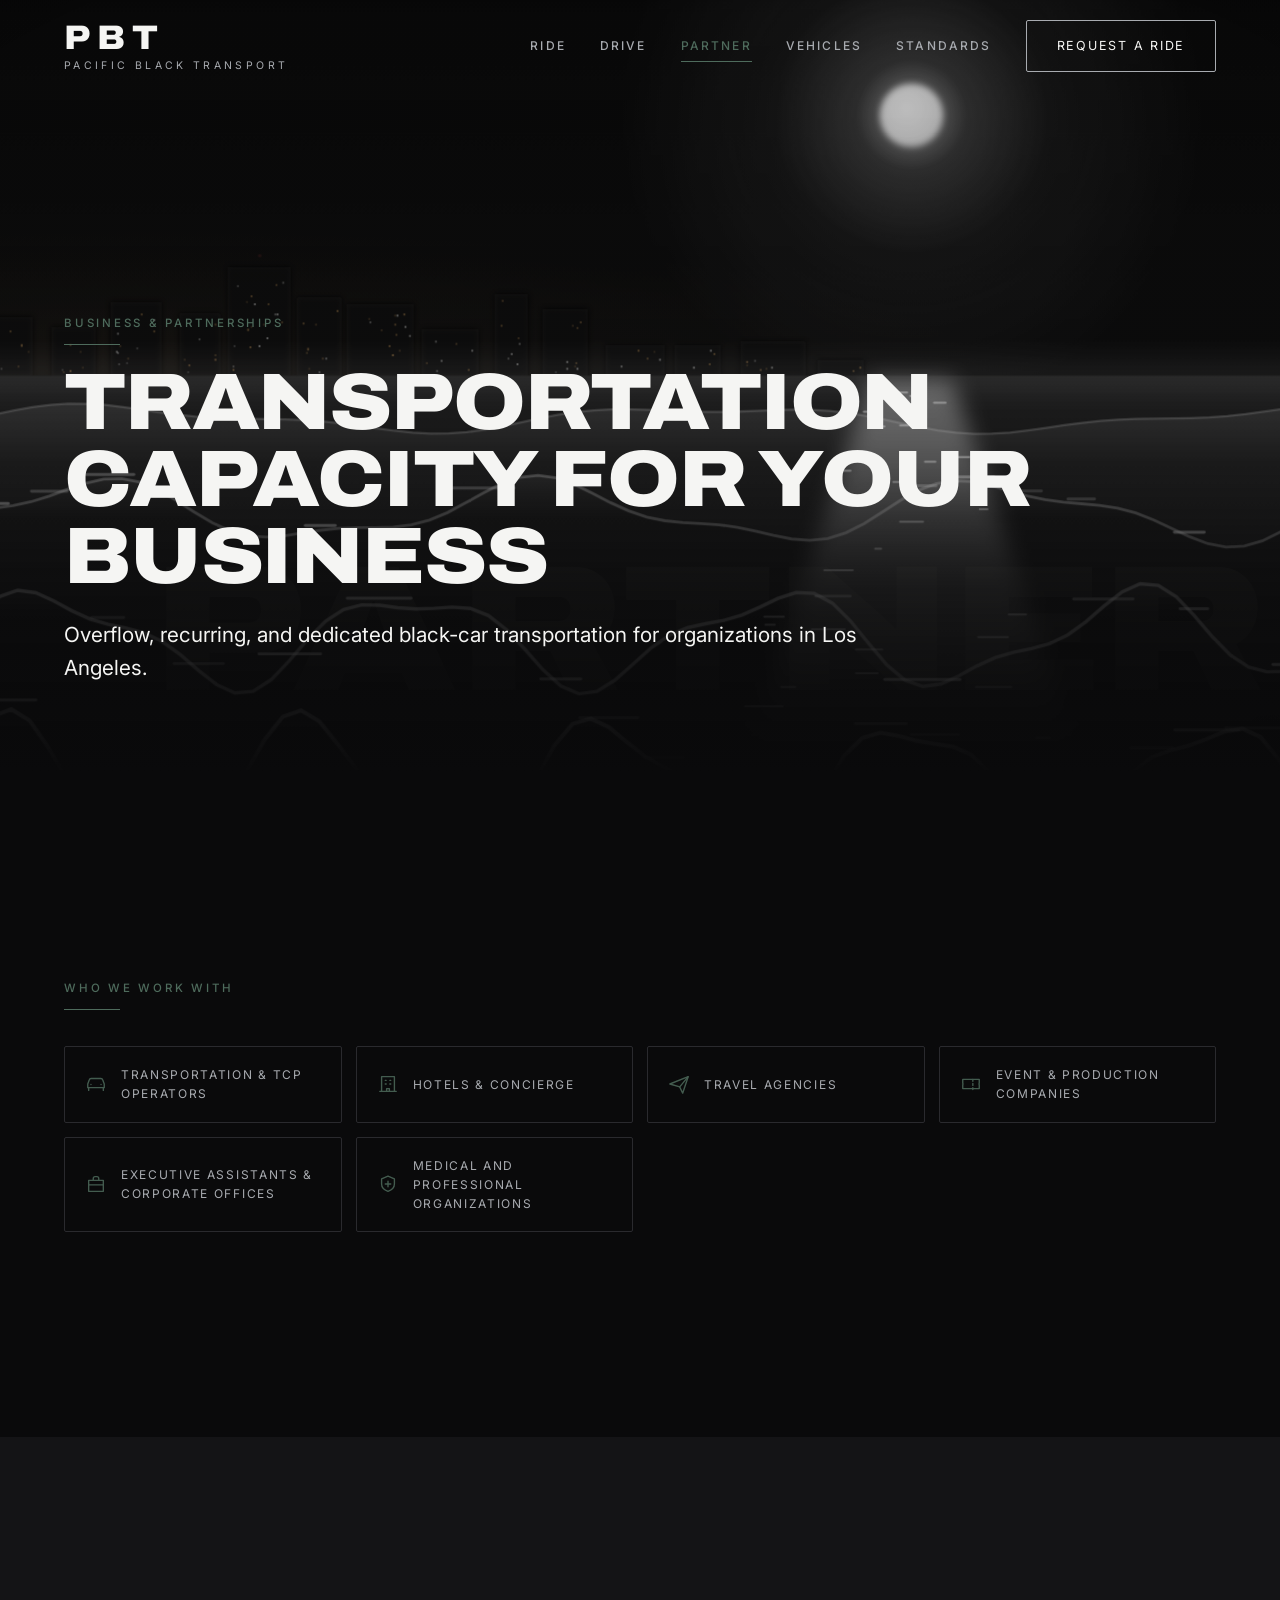
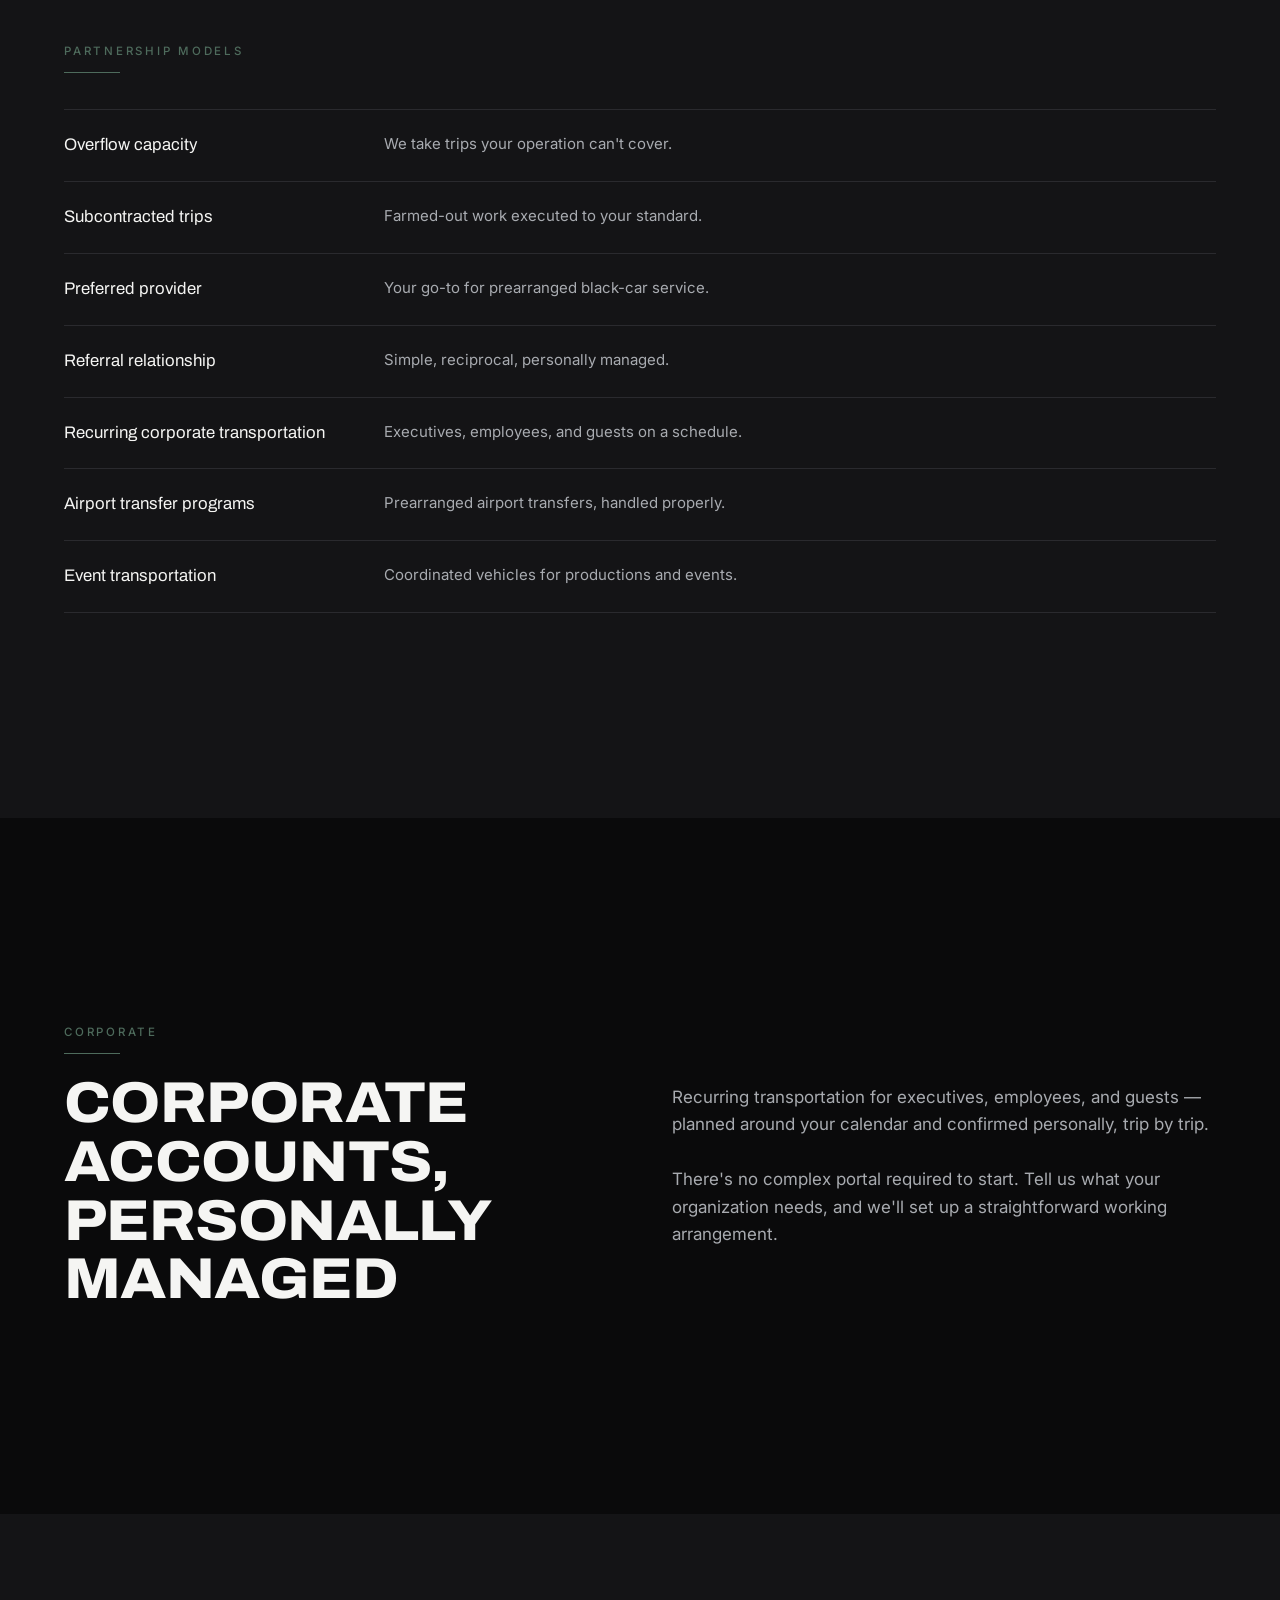
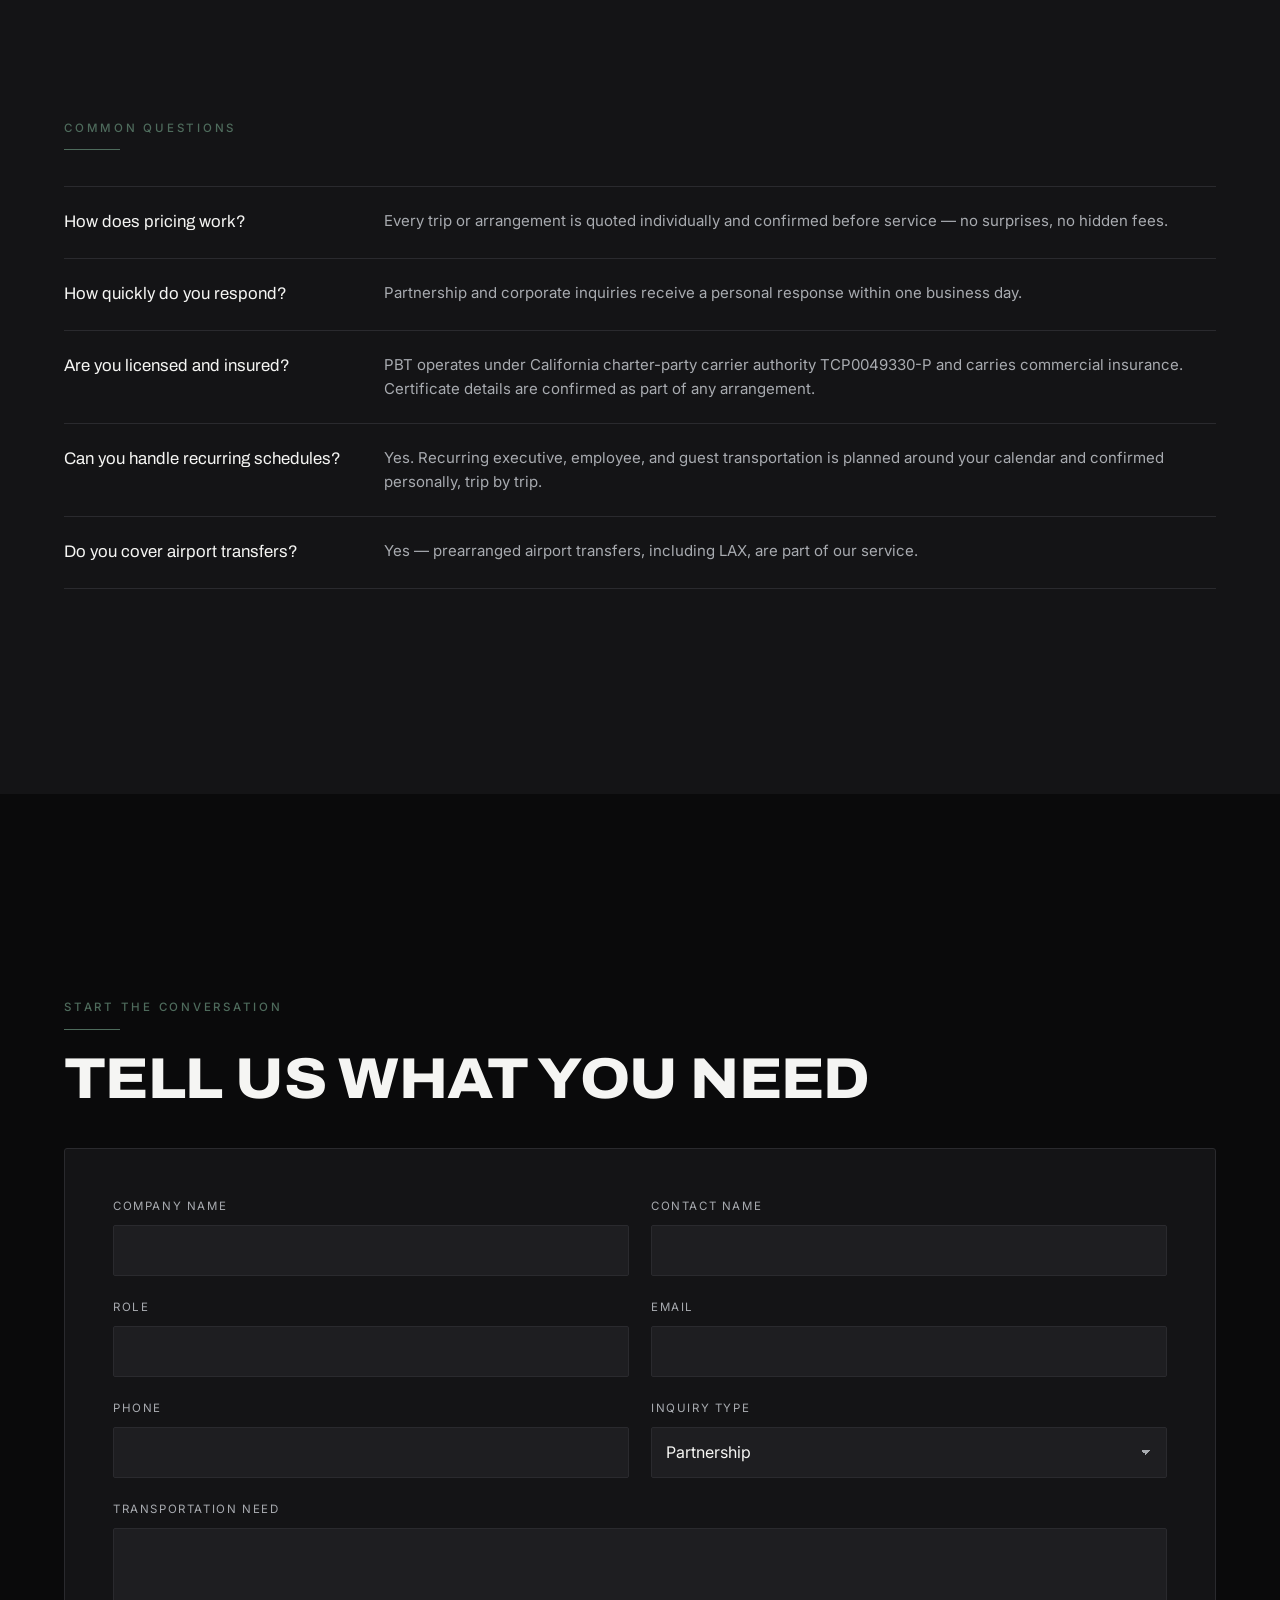
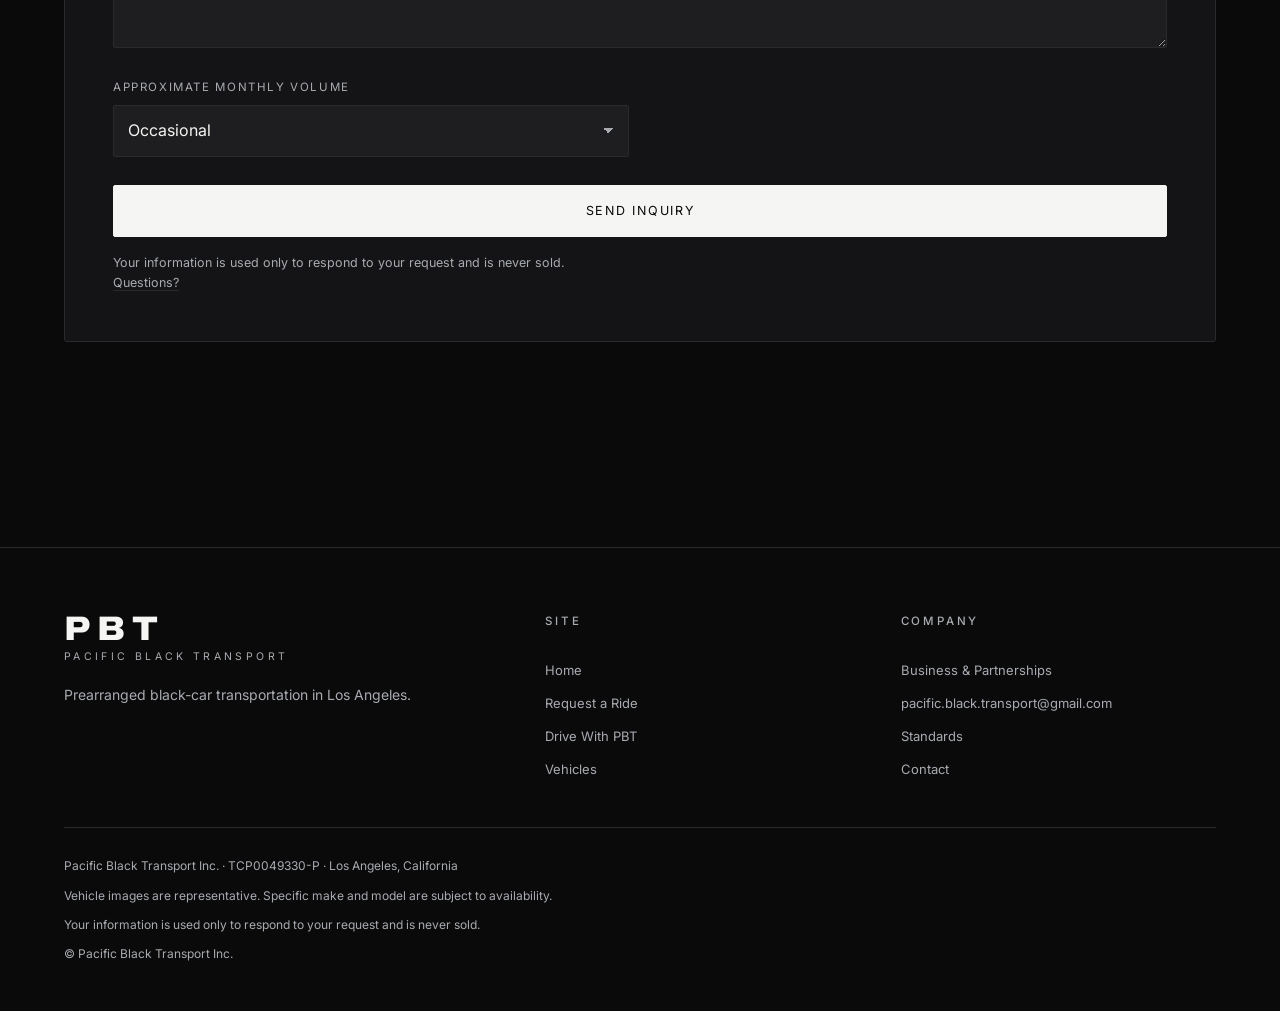
<file: partner/index.html>
<!DOCTYPE html>
<html lang="en">
<head>
  <meta charset="UTF-8">
  <meta name="viewport" content="width=device-width, initial-scale=1.0">
  <title>Corporate &amp; Partner Transportation, Los Angeles | PBT</title>
  <meta name="description" content="Overflow, recurring, and dedicated black-car transportation for organizations in Los Angeles. Partnerships and corporate accounts with Pacific Black Transport.">
  <!-- TODO: replace with live domain when custom domain is set -->
  <link rel="canonical" href="https://SITE_URL/partner/">
  <link rel="icon" type="image/svg+xml" href="../assets/img/favicon.svg">
  <link rel="preconnect" href="https://fonts.googleapis.com">
  <link rel="preconnect" href="https://fonts.gstatic.com" crossorigin>
  <link rel="stylesheet" href="https://fonts.googleapis.com/css2?family=Archivo:wdth,wght@75..125,300..900&family=Inter:wght@300;400;500&display=swap">
  <link rel="stylesheet" href="../assets/css/main.css">
</head>
<body class="accent-emerald">

<!-- ======================= SHARED HEADER (duplicated on every page — keep in sync) ======================= -->
<header class="site-header">
  <div class="header-inner">
    <a href="../" class="wordmark" aria-label="Pacific Black Transport — home">
      <span class="mark">PBT</span>
      <span class="sub">Pacific Black Transport</span>
    </a>
    <nav class="nav-links" aria-label="Primary">
      <a class="nav-item" href="../ride/">Ride</a>
      <a class="nav-item" href="../vehicles/">Vehicles</a>
      <a class="nav-item" href="../drive/">Drive</a>
      <a class="nav-item" href="./" aria-current="page">Partner</a>
      <a class="nav-item" href="../standards/">Standards</a>
      <a class="btn btn-outline" href="../ride/">Request a Ride</a>
    </nav>
    <button class="menu-toggle" aria-expanded="false" aria-controls="mobile-menu">Menu</button>
  </div>
</header>
<nav class="mobile-menu" id="mobile-menu" aria-label="Mobile">
  <a href="../ride/">Ride</a>
  <a href="../vehicles/">Vehicles</a>
  <a href="../drive/">Drive</a>
  <a href="./" aria-current="page">Partner</a>
  <a href="../standards/">Standards</a>
  <a href="../contact/">Contact</a>
  <a class="btn btn-solid" href="../ride/">Request a Ride</a>
</nav>
<!-- ======================= /SHARED HEADER ======================= -->

<main>

  <section class="hero compact">
    <div class="bg-word" aria-hidden="true" data-speed="0.18">PARTNER</div>
    <div class="hero-media">
      <!-- IMAGE DIRECTION: calm dark Pacific, emerald-tinted moonlight path, B&W long exposure, 21:9. -->
      <img src="../assets/img/hero-home.svg" alt="Architectural building entrance at night" fetchpriority="high">
    </div>
    <div class="container">
      <span class="eyebrow">Business &amp; Partnerships</span>
      <h1>Transportation Capacity for Your Business</h1>
      <p class="hero-sub">Overflow, recurring, and dedicated black-car transportation for organizations in Los Angeles.</p>
    </div>
  </section>

  <!-- WHO WE WORK WITH — thin-line icons in the page accent -->
  <section>
    <div class="container">
      <span class="eyebrow">Who We Work With</span>
      <ul class="tag-grid reveal" style="margin-top:36px">
        <li>
          <svg class="tag-icon" viewBox="0 0 24 24" aria-hidden="true"><path d="M4 16v3m16-3v3M3 12l1.7-4.6A2 2 0 0 1 6.6 6h10.8a2 2 0 0 1 1.9 1.4L21 12v4H3v-4z"/><path d="M6.5 12.5h.01M17.5 12.5h.01"/></svg>
          <span>Transportation &amp; TCP operators</span>
        </li>
        <li>
          <svg class="tag-icon" viewBox="0 0 24 24" aria-hidden="true"><path d="M5 20V4h14v16"/><path d="M9 8h1m4 0h1M9 12h1m4 0h1M10.5 20v-3h3v3M3 20h18"/></svg>
          <span>Hotels &amp; concierge</span>
        </li>
        <li>
          <svg class="tag-icon" viewBox="0 0 24 24" aria-hidden="true"><path d="M2 12l20-8-6 18-3.2-6.8L2 12z"/><path d="M12.8 15.2L22 4"/></svg>
          <span>Travel agencies</span>
        </li>
        <li>
          <svg class="tag-icon" viewBox="0 0 24 24" aria-hidden="true"><path d="M3 7h18v4a2 2 0 0 0 0 2v4H3v-4a2 2 0 0 0 0-2V7z"/><path d="M14 7v2m0 2.5v2m0 2.5v2"/></svg>
          <span>Event &amp; production companies</span>
        </li>
        <li>
          <svg class="tag-icon" viewBox="0 0 24 24" aria-hidden="true"><path d="M4 8h16v12H4z"/><path d="M9 8V6a2 2 0 0 1 2-2h2a2 2 0 0 1 2 2v2M4 13h16"/></svg>
          <span>Executive assistants &amp; corporate offices</span>
        </li>
        <li>
          <svg class="tag-icon" viewBox="0 0 24 24" aria-hidden="true"><path d="M12 3.5l7 3V12c0 4-3 6.6-7 8.1-4-1.5-7-4.1-7-8.1V6.5l7-3z"/><path d="M12 9v6m-3-3h6"/></svg>
          <span>Medical and professional organizations</span>
        </li>
      </ul>
    </div>
  </section>

  <!-- PARTNERSHIP MODELS -->
  <section class="alt">
    <div class="container">
      <span class="eyebrow">Partnership Models</span>
      <dl class="def-list reveal" style="margin-top:36px">
        <div><dt>Overflow capacity</dt><dd>We take trips your operation can't cover.</dd></div>
        <div><dt>Subcontracted trips</dt><dd>Farmed-out work executed to your standard.</dd></div>
        <div><dt>Preferred provider</dt><dd>Your go-to for prearranged black-car service.</dd></div>
        <div><dt>Referral relationship</dt><dd>Simple, reciprocal, personally managed.</dd></div>
        <div><dt>Recurring corporate transportation</dt><dd>Executives, employees, and guests on a schedule.</dd></div>
        <div><dt>Airport transfer programs</dt><dd>Prearranged airport transfers, handled properly.</dd></div>
        <div><dt>Event transportation</dt><dd>Coordinated vehicles for productions and events.</dd></div>
      </dl>
    </div>
  </section>

  <!-- CORPORATE -->
  <section>
    <div class="container grid-2">
      <div class="reveal">
        <span class="eyebrow">Corporate</span>
        <h2>Corporate accounts, personally managed</h2>
      </div>
      <div class="reveal stack">
        <p>Recurring transportation for executives, employees, and guests — planned around your calendar and confirmed personally, trip by trip.</p>
        <p>There's no complex portal required to start. Tell us what your organization needs, and we'll set up a straightforward working arrangement.</p>
      </div>
    </div>
  </section>

  <!-- FAQ — answers the questions a business asks before submitting the form -->
  <section class="alt">
    <div class="container">
      <span class="eyebrow">Common Questions</span>
      <dl class="def-list reveal" style="margin-top:36px">
        <div>
          <dt>How does pricing work?</dt>
          <dd>Every trip or arrangement is quoted individually and confirmed before service — no surprises, no hidden fees.</dd>
        </div>
        <div>
          <dt>How quickly do you respond?</dt>
          <dd>Partnership and corporate inquiries receive a personal response within one business day.</dd>
        </div>
        <div>
          <dt>Are you licensed and insured?</dt>
          <dd>PBT operates under California charter-party carrier authority TCP0049330-P and carries commercial insurance. Certificate details are confirmed as part of any arrangement.</dd>
        </div>
        <div>
          <dt>Can you handle recurring schedules?</dt>
          <dd>Yes. Recurring executive, employee, and guest transportation is planned around your calendar and confirmed personally, trip by trip.</dd>
        </div>
        <div>
          <dt>Do you cover airport transfers?</dt>
          <dd>Yes — prearranged airport transfers, including LAX, are part of our service.</dd>
        </div>
      </dl>
    </div>
  </section>

  <!-- INQUIRY FORM -->
  <section>
    <div class="container">
      <span class="eyebrow">Start the Conversation</span>
      <h2 style="margin-bottom:40px">Tell us what you need</h2>

      <div class="form-panel">
        <form data-pbt-form data-email-subject="PBT Business Partnership Inquiry" novalidate>
          <input type="checkbox" name="botcheck" class="hp-field" tabindex="-1" aria-hidden="true">

          <div class="form-grid">
            <div class="field">
              <label for="p-company">Company name</label>
              <input id="p-company" name="company" type="text" required autocomplete="organization">
              <p class="error-msg">Enter your company name.</p>
            </div>
            <div class="field">
              <label for="p-contact">Contact name</label>
              <input id="p-contact" name="name" type="text" required autocomplete="name">
              <p class="error-msg">Enter a contact name.</p>
            </div>
            <div class="field">
              <label for="p-role">Role</label>
              <input id="p-role" name="role" type="text" required autocomplete="organization-title">
              <p class="error-msg">Enter your role.</p>
            </div>
            <div class="field">
              <label for="p-email">Email</label>
              <input id="p-email" name="email" type="email" required autocomplete="email">
              <p class="error-msg">Enter a valid email address.</p>
            </div>
            <div class="field">
              <label for="p-phone">Phone</label>
              <input id="p-phone" name="phone" type="tel" required autocomplete="tel" pattern="[0-9+()\-\s\.]{7,}">
              <p class="error-msg">Enter a valid phone number.</p>
            </div>
            <div class="field">
              <label for="p-type">Inquiry type</label>
              <select id="p-type" name="inquiry_type" required data-subject-source>
                <option value="Partnership">Partnership</option>
                <option value="Corporate account" data-subject="PBT Corporate Account Inquiry">Corporate account</option>
                <option value="Event">Event</option>
                <option value="Other">Other</option>
              </select>
            </div>
            <div class="field full">
              <label for="p-need">Transportation need</label>
              <textarea id="p-need" name="transportation_need" required></textarea>
              <p class="error-msg">Briefly describe your transportation need.</p>
            </div>
            <div class="field">
              <label for="p-volume">Approximate monthly volume</label>
              <select id="p-volume" name="monthly_volume" required>
                <option value="Occasional">Occasional</option>
                <option value="1–10 trips">1–10 trips</option>
                <option value="10–50">10–50</option>
                <option value="50+">50+</option>
                <option value="Unsure">Unsure</option>
              </select>
            </div>
          </div>

          <div class="form-footer">
            <button type="submit" class="btn btn-solid">Send Inquiry</button>
            <p class="form-status" role="status" aria-live="polite"></p>
            <p class="privacy-line">Your information is used only to respond to your request and is never sold. <a href="../contact/">Questions?</a></p>
          </div>
        </form>
      </div>
    </div>
  </section>

</main>

<!-- ======================= SHARED FOOTER (duplicated on every page — keep in sync) ======================= -->
<footer class="site-footer">
  <div class="container">
    <div class="footer-grid">
      <div>
        <a href="../" class="wordmark" aria-label="Pacific Black Transport — home">
          <span class="mark">PBT</span>
          <span class="sub">Pacific Black Transport</span>
        </a>
        <p style="margin-top:22px;font-size:14px">Prearranged black-car transportation in Los Angeles.</p>
      </div>
      <nav class="footer-links" aria-label="Footer">
        <span class="utility footer-heading">Site</span>
        <a href="../">Home</a>
        <a href="../ride/">Request a Ride</a>
        <a href="../vehicles/">Vehicles</a>
        <a href="../drive/">Drive With PBT</a>
      </nav>
      <nav class="footer-links" aria-label="Footer secondary">
        <span class="utility footer-heading">Company</span>
        <a href="./">Business &amp; Partnerships</a>
        <a href="../standards/">Standards</a>
        <a href="../contact/">Contact</a>
        <a href="mailto:pacific.black.transport@gmail.com">pacific.black.transport@gmail.com</a>
      </nav>
    </div>
    <div class="footer-legal">
      <p>Pacific Black Transport Inc. · TCP0049330-P · Los Angeles, California</p>
      <p>Vehicle images are representative. Specific make and model are subject to availability.</p>
      <p>Your information is used only to respond to your request and is never sold.</p>
      <p>© Pacific Black Transport Inc.</p>
    </div>
  </div>
</footer>
<!-- ======================= /SHARED FOOTER ======================= -->

<script src="../assets/js/main.js" defer></script>
</body>
</html>
</file>
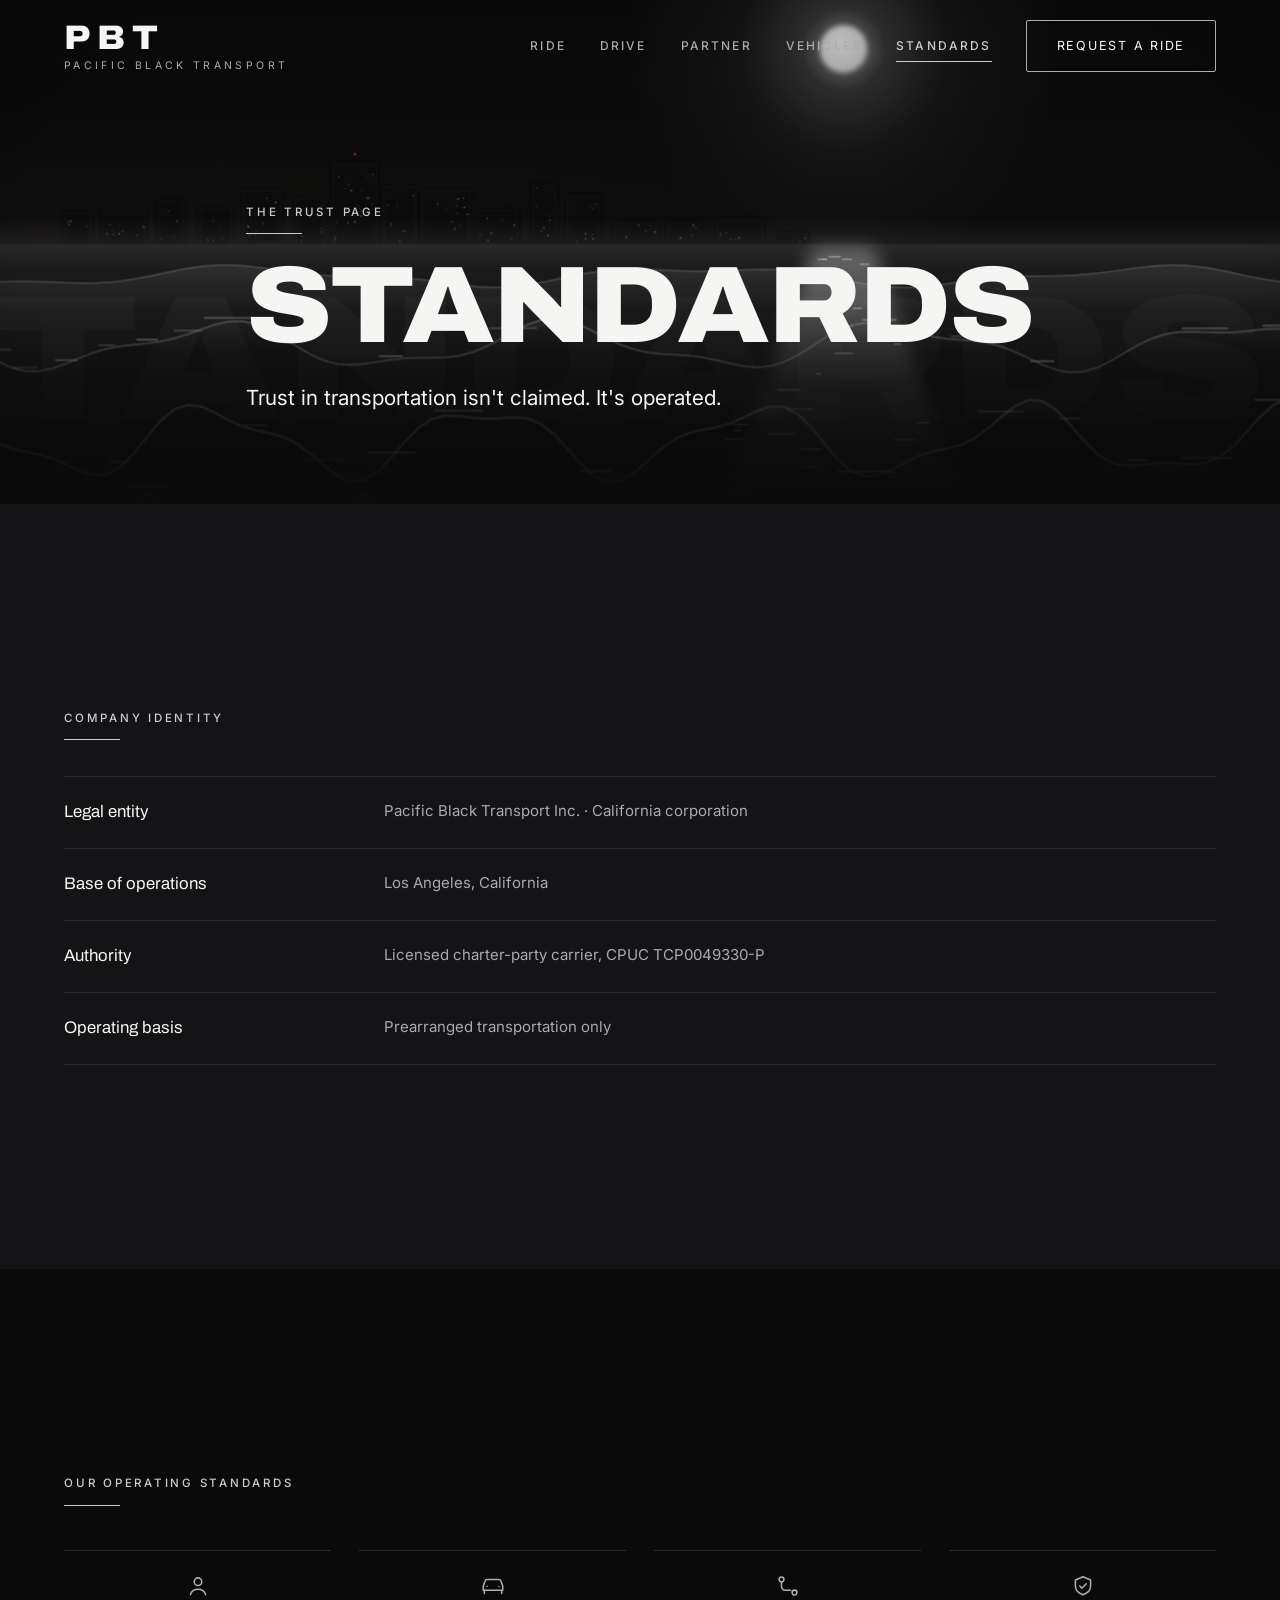
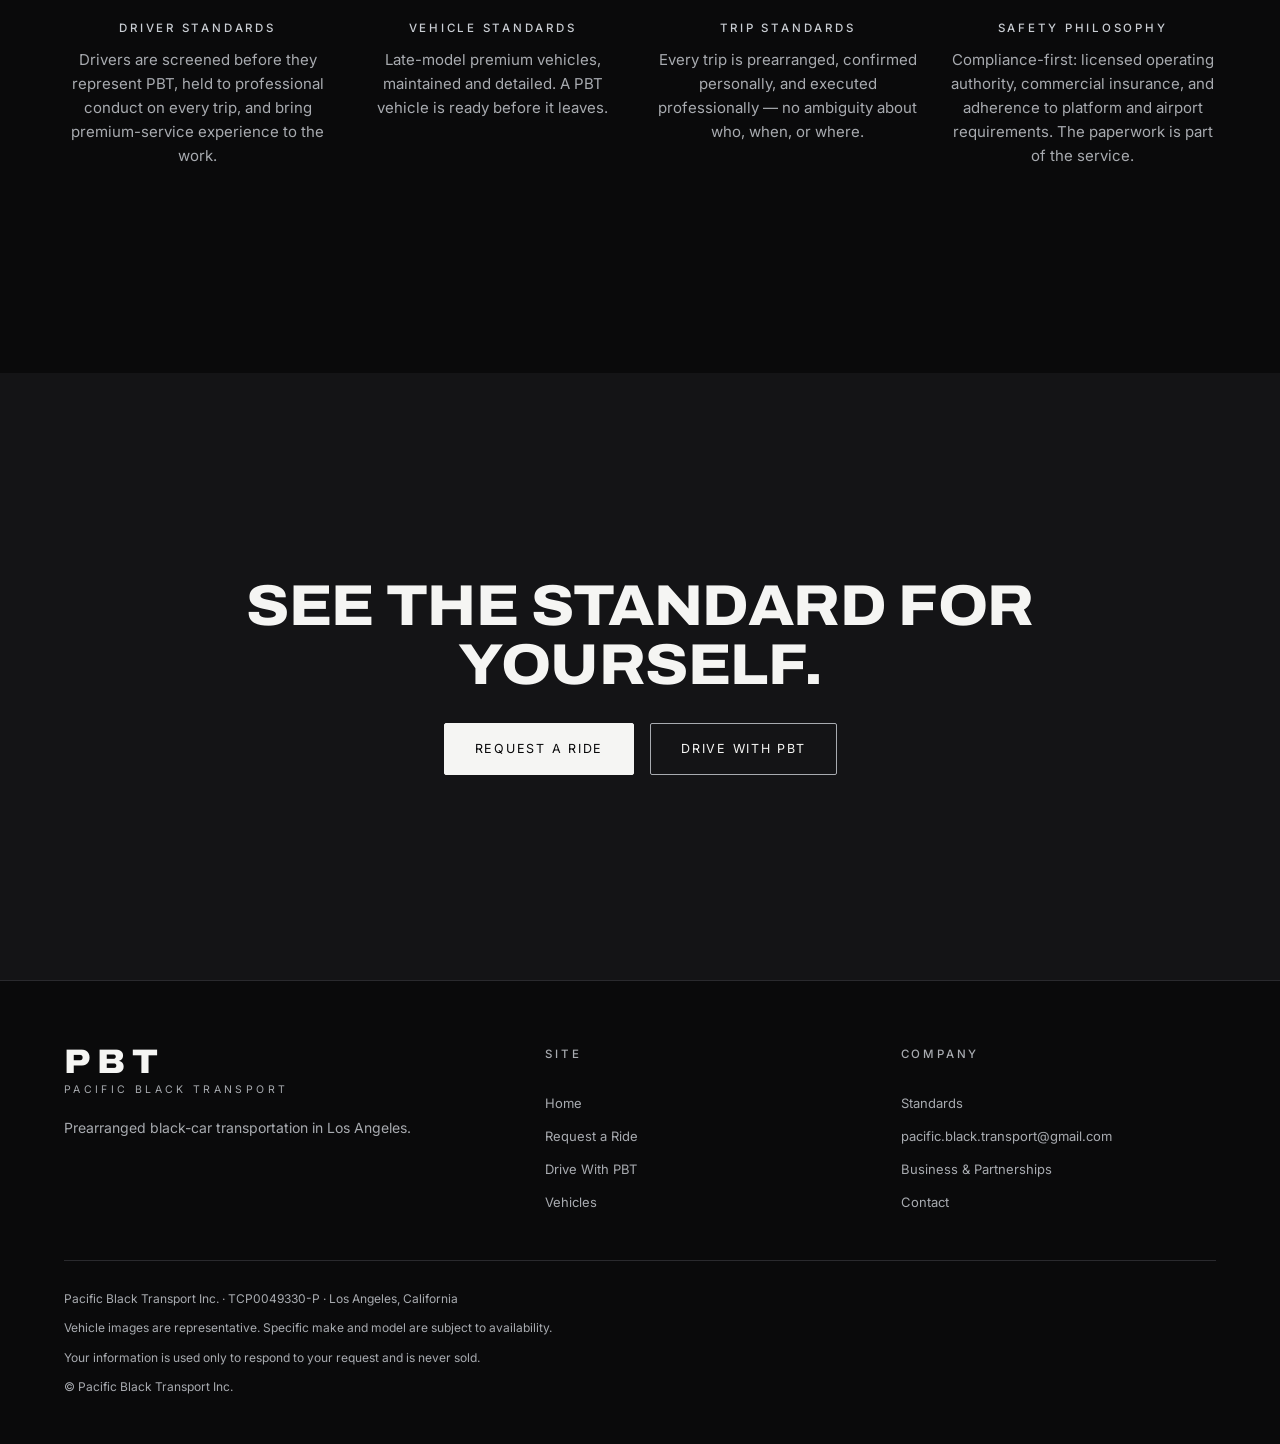
<file: standards/index.html>
<!DOCTYPE html>
<html lang="en">
<head>
  <meta charset="UTF-8">
  <meta name="viewport" content="width=device-width, initial-scale=1.0">
  <title>Standards | Pacific Black Transport</title>
  <meta name="description" content="How Pacific Black Transport operates: licensed California charter-party carrier, screened professional drivers, maintained premium vehicles, prearranged trips.">
  <!-- TODO: replace with live domain when custom domain is set -->
  <link rel="canonical" href="https://SITE_URL/standards/">
  <link rel="icon" type="image/svg+xml" href="../assets/img/favicon.svg">
  <link rel="preconnect" href="https://fonts.googleapis.com">
  <link rel="preconnect" href="https://fonts.gstatic.com" crossorigin>
  <link rel="stylesheet" href="https://fonts.googleapis.com/css2?family=Archivo:wdth,wght@75..125,300..900&family=Inter:wght@300;400;500&display=swap">
  <link rel="stylesheet" href="../assets/css/main.css">
</head>
<body>

<!-- ======================= SHARED HEADER (duplicated on every page — keep in sync) ======================= -->
<header class="site-header">
  <div class="header-inner">
    <a href="../" class="wordmark" aria-label="Pacific Black Transport — home">
      <span class="mark">PBT</span>
      <span class="sub">Pacific Black Transport</span>
    </a>
    <nav class="nav-links" aria-label="Primary">
      <a class="nav-item" href="../ride/">Ride</a>
      <a class="nav-item" href="../vehicles/">Vehicles</a>
      <a class="nav-item" href="../drive/">Drive</a>
      <a class="nav-item" href="../partner/">Partner</a>
      <a class="nav-item" href="./" aria-current="page">Standards</a>
      <a class="btn btn-outline" href="../ride/">Request a Ride</a>
    </nav>
    <button class="menu-toggle" aria-expanded="false" aria-controls="mobile-menu">Menu</button>
  </div>
</header>
<nav class="mobile-menu" id="mobile-menu" aria-label="Mobile">
  <a href="../ride/">Ride</a>
  <a href="../vehicles/">Vehicles</a>
  <a href="../drive/">Drive</a>
  <a href="../partner/">Partner</a>
  <a href="./" aria-current="page">Standards</a>
  <a href="../contact/">Contact</a>
  <a class="btn btn-solid" href="../ride/">Request a Ride</a>
</nav>
<!-- ======================= /SHARED HEADER ======================= -->

<main>

  <!-- HERO — now has the ocean artwork like every other page.
       NOTE: there is no hero-standards.svg in assets yet, so this reuses
       hero-partner.svg. Swap the filename if you generate a dedicated one. -->
  <section class="hero compact">
    <div class="bg-word" aria-hidden="true" data-speed="0.18">STANDARDS</div>
    <div class="hero-media">
      <!-- IMAGE DIRECTION: calm dark Pacific, platinum moonlight path, B&W long exposure, 21:9. -->
      <img src="../assets/img/hero-home.svg" alt="Moonlight over dark Pacific water" fetchpriority="high">
    </div>
    <div class="container">
      <span class="eyebrow">The Trust Page</span>
      <h1>Standards</h1>
      <p class="hero-sub">Trust in transportation isn't claimed. It's operated.</p>
    </div>
  </section>

  <!-- COMPANY IDENTITY — stays a definition list: this is reference data,
       and a table reads more credible here than decorated cards. -->
  <section class="alt">
    <div class="container">
      <span class="eyebrow">Company Identity</span>
      <dl class="def-list reveal" style="margin-top:36px">
        <div><dt>Legal entity</dt><dd>Pacific Black Transport Inc. · California corporation</dd></div>
        <div><dt>Base of operations</dt><dd>Los Angeles, California</dd></div>
        <div><dt>Authority</dt><dd>Licensed charter-party carrier, CPUC TCP0049330-P</dd></div>
        <div><dt>Operating basis</dt><dd>Prearranged transportation only</dd></div>
      </dl>
    </div>
  </section>

  <!-- OPERATING STANDARDS — now four centered icon cards -->
  <section>
    <div class="container">
      <span class="eyebrow">Our Operating Standards</span>
      <div class="steps reveal" style="margin-top:44px;grid-template-columns:repeat(auto-fit,minmax(230px,1fr))">

        <div class="step step-centered">
          <svg class="step-icon" viewBox="0 0 24 24" aria-hidden="true"><circle cx="12" cy="8" r="3.5"/><path d="M5 20c1-3.5 3.8-5 7-5s6 1.5 7 5"/></svg>
          <span class="utility">Driver Standards</span>
          <p>Drivers are screened before they represent PBT, held to professional conduct on every trip, and bring premium-service experience to the work.</p>
        </div>

        <div class="step step-centered">
          <svg class="step-icon" viewBox="0 0 24 24" aria-hidden="true"><path d="M4 16v3m16-3v3M3 12l1.7-4.6A2 2 0 0 1 6.6 6h10.8a2 2 0 0 1 1.9 1.4L21 12v4H3v-4z"/><path d="M6.5 12.5h.01M17.5 12.5h.01"/></svg>
          <span class="utility">Vehicle Standards</span>
          <p>Late-model premium vehicles, maintained and detailed. A PBT vehicle is ready before it leaves.</p>
        </div>

        <div class="step step-centered">
          <svg class="step-icon" viewBox="0 0 24 24" aria-hidden="true"><circle cx="6" cy="6" r="2.2"/><circle cx="18" cy="18" r="2.2"/><path d="M6 8.2v4.3a3.5 3.5 0 0 0 3.5 3.5h5"/></svg>
          <span class="utility">Trip Standards</span>
          <p>Every trip is prearranged, confirmed personally, and executed professionally — no ambiguity about who, when, or where.</p>
        </div>

        <div class="step step-centered">
          <svg class="step-icon" viewBox="0 0 24 24" aria-hidden="true"><path d="M12 3.5l7 3V12c0 4-3 6.6-7 8.1-4-1.5-7-4.1-7-8.1V6.5l7-3z"/><path d="M9 12l2 2 4-4"/></svg>
          <span class="utility">Safety Philosophy</span>
          <p>Compliance-first: licensed operating authority, commercial insurance, and adherence to platform and airport requirements. The paperwork is part of the service.</p>
        </div>

      </div>
    </div>
  </section>

  <section class="alt cta-band">
    <div class="container reveal">
      <h2>See the standard for yourself.</h2>
      <div class="hero-ctas">
        <a class="btn btn-solid" href="../ride/">Request a Ride</a>
        <a class="btn btn-outline" href="../drive/">Drive With PBT</a>
      </div>
    </div>
  </section>

</main>

<!-- ======================= SHARED FOOTER (duplicated on every page — keep in sync) ======================= -->
<footer class="site-footer">
  <div class="container">
    <div class="footer-grid">
      <div>
        <a href="../" class="wordmark" aria-label="Pacific Black Transport — home">
          <span class="mark">PBT</span>
          <span class="sub">Pacific Black Transport</span>
        </a>
        <p style="margin-top:22px;font-size:14px">Prearranged black-car transportation in Los Angeles.</p>
      </div>
      <nav class="footer-links" aria-label="Footer">
        <span class="utility footer-heading">Site</span>
        <a href="../">Home</a>
        <a href="../ride/">Request a Ride</a>
        <a href="../vehicles/">Vehicles</a>
        <a href="../drive/">Drive With PBT</a>
      </nav>
      <nav class="footer-links" aria-label="Footer secondary">
        <span class="utility footer-heading">Company</span>
        <a href="../partner/">Business &amp; Partnerships</a>
        <a href="./">Standards</a>
        <a href="../contact/">Contact</a>
        <a href="mailto:pacific.black.transport@gmail.com">pacific.black.transport@gmail.com</a>
      </nav>
    </div>
    <div class="footer-legal">
      <p>Pacific Black Transport Inc. · TCP0049330-P · Los Angeles, California</p>
      <p>Vehicle images are representative. Specific make and model are subject to availability.</p>
      <p>Your information is used only to respond to your request and is never sold.</p>
      <p>© Pacific Black Transport Inc.</p>
    </div>
  </div>
</footer>
<!-- ======================= /SHARED FOOTER ======================= -->

<script src="../assets/js/main.js" defer></script>
</body>
</html>
</file>
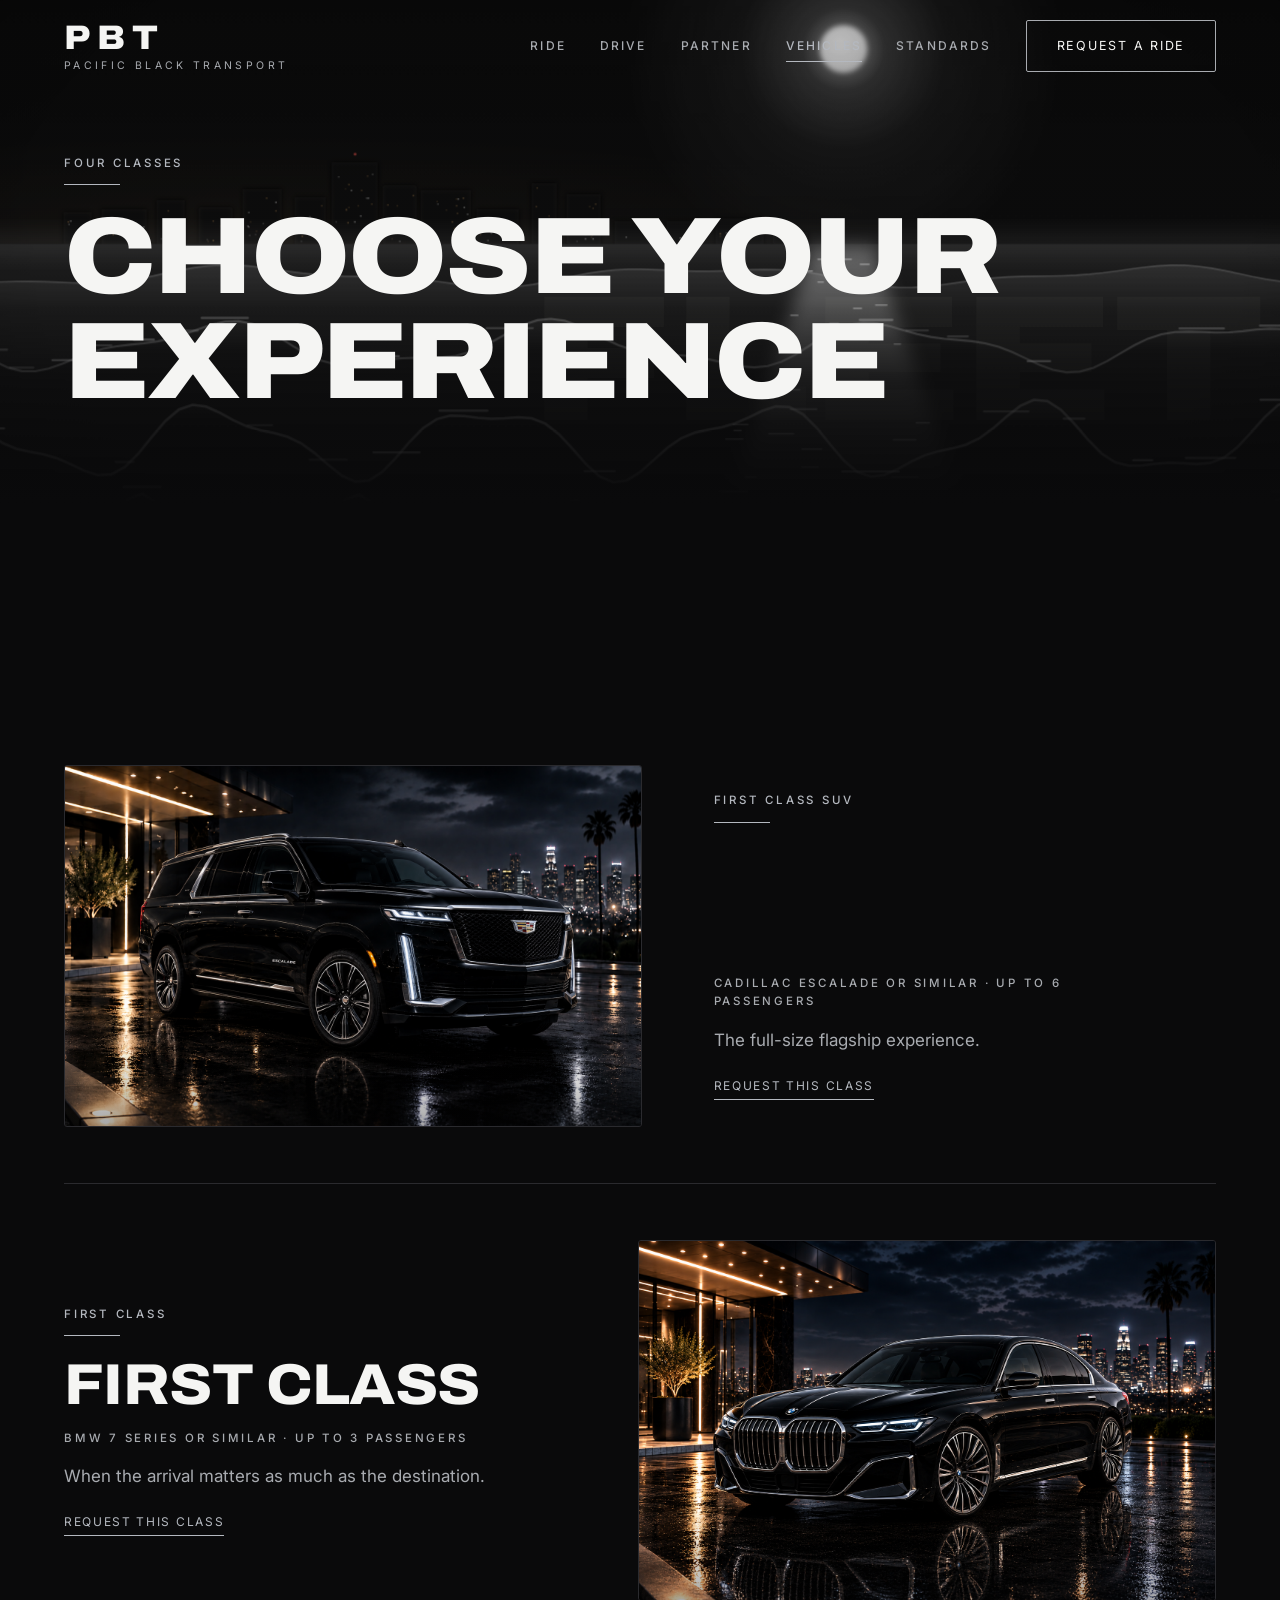
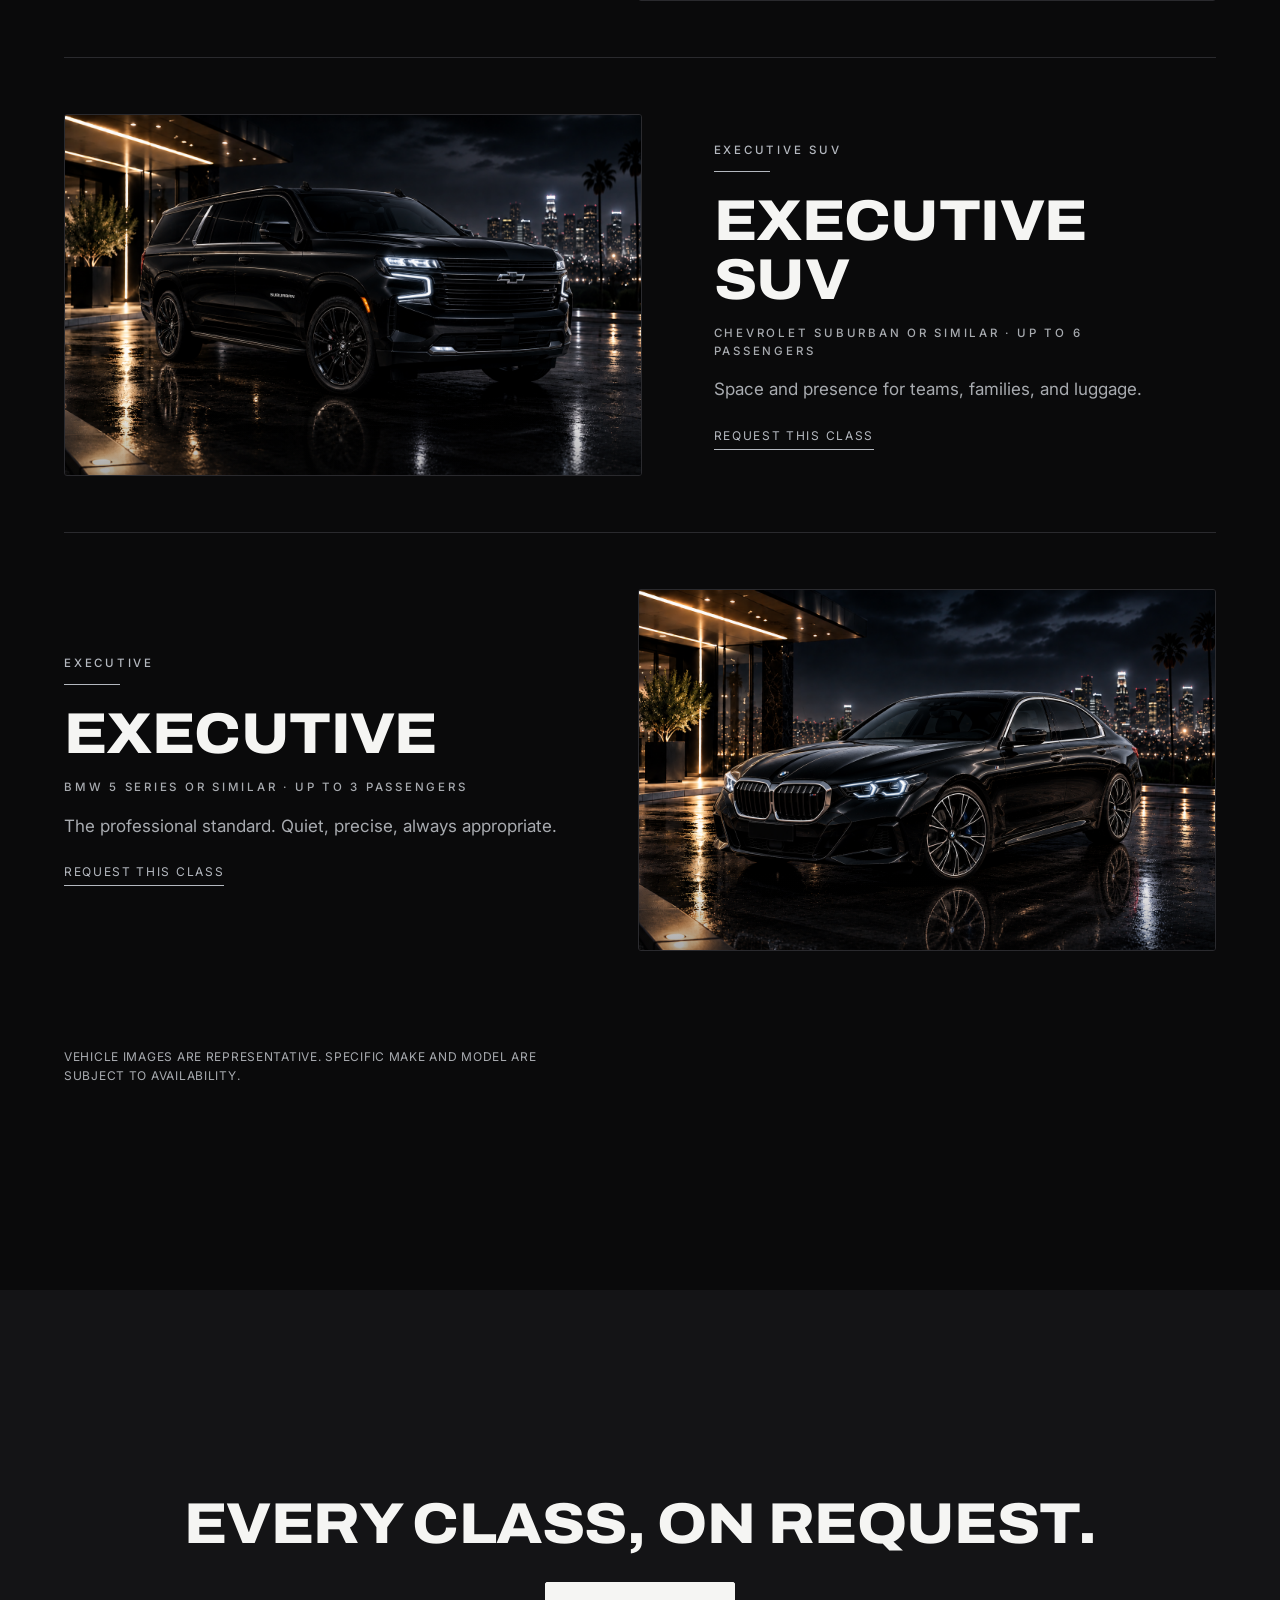
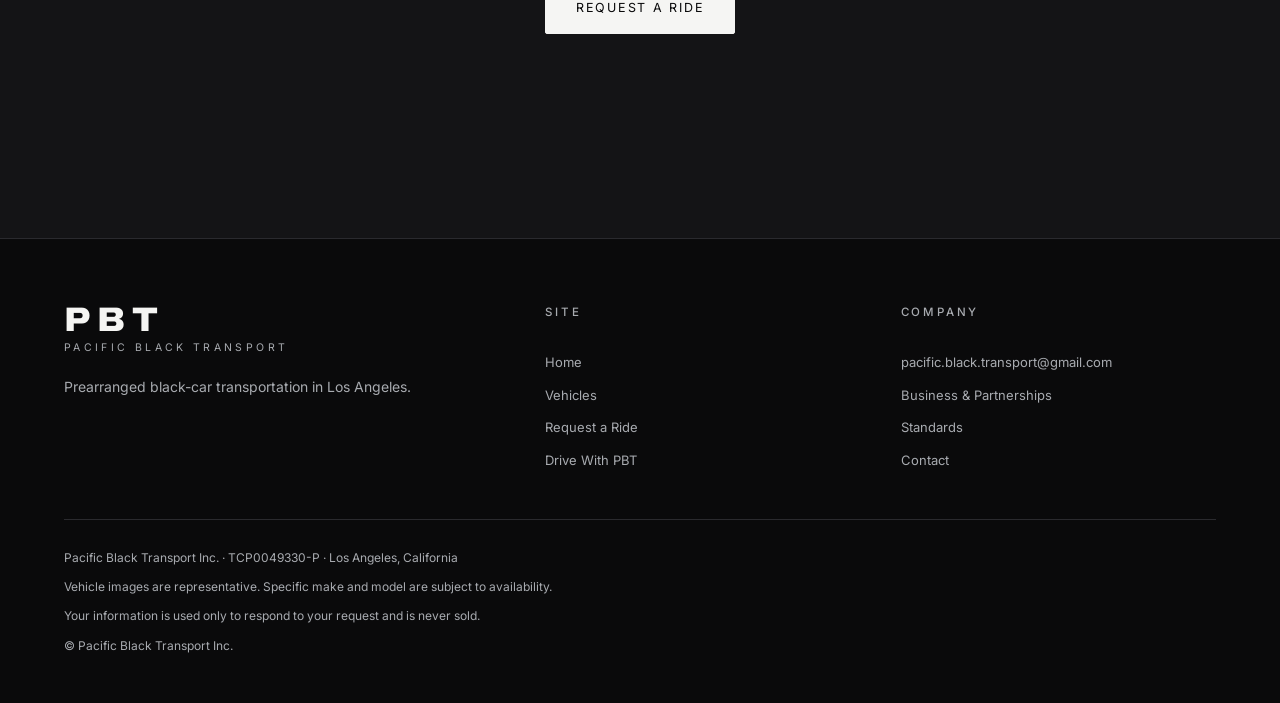
<file: vehicles/index.html>
<!DOCTYPE html>
<html lang="en">
<head>
  <meta charset="UTF-8">
  <meta name="viewport" content="width=device-width, initial-scale=1.0">
  <title>Executive &amp; First Class Vehicles | Pacific Black Transport</title>
  <meta name="description" content="Four vehicle classes for prearranged black-car transportation in Los Angeles: First Class SUV, First Class, Executive SUV, and Executive.">
  <!-- TODO: replace with live domain when custom domain is set -->
  <link rel="canonical" href="https://SITE_URL/vehicles/">
  <link rel="icon" type="image/svg+xml" href="../assets/img/favicon.svg">
  <link rel="preconnect" href="https://fonts.googleapis.com">
  <link rel="preconnect" href="https://fonts.gstatic.com" crossorigin>
  <link rel="stylesheet" href="https://fonts.googleapis.com/css2?family=Archivo:wdth,wght@75..125,300..900&family=Inter:wght@300;400;500&display=swap">
  <link rel="stylesheet" href="../assets/css/main.css">
</head>
<body class="accent-silver">

<!-- ======================= SHARED HEADER (duplicated on every page — keep in sync) ======================= -->
<header class="site-header">
  <div class="header-inner">
    <a href="../" class="wordmark" aria-label="Pacific Black Transport — home">
      <span class="mark">PBT</span>
      <span class="sub">Pacific Black Transport</span>
    </a>
    <nav class="nav-links" aria-label="Primary">
      <a class="nav-item" href="../ride/">Ride</a>
      <a class="nav-item" href="./" aria-current="page">Vehicles</a>
      <a class="nav-item" href="../drive/">Drive</a>
      <a class="nav-item" href="../partner/">Partner</a>
      <a class="nav-item" href="../standards/">Standards</a>
      <a class="btn btn-outline" href="../ride/">Request a Ride</a>
    </nav>
    <button class="menu-toggle" aria-expanded="false" aria-controls="mobile-menu">Menu</button>
  </div>
</header>
<nav class="mobile-menu" id="mobile-menu" aria-label="Mobile">
  <a href="../ride/">Ride</a>
  <a href="./" aria-current="page">Vehicles</a>
  <a href="../drive/">Drive</a>
  <a href="../partner/">Partner</a>
  <a href="../standards/">Standards</a>
  <a href="../contact/">Contact</a>
  <a class="btn btn-solid" href="../ride/">Request a Ride</a>
</nav>
<!-- ======================= /SHARED HEADER ======================= -->

<main>

  <section class="hero compact">
    <div class="bg-word" aria-hidden="true" data-speed="0.18">FLEET</div>
    <div class="hero-media">
      <!-- IMAGE DIRECTION: dark Pacific horizon, silver moonlight, B&W long exposure, 21:9. -->
      <img src="../assets/img/hero-home.svg" alt="Black premium vehicles in low light" fetchpriority="high">
    </div>
    <div class="container">
      <span class="eyebrow">Four Classes</span>
      <h1>Choose Your Experience</h1>
    </div>
  </section>

  <section>
    <div class="container">

      <!-- 1. FIRST CLASS SUV -->
      <div class="class-section reveal" style="border-top:none">
        <div class="class-media">
          <!-- IMAGE DIRECTION: black flagship SUV, controlled studio lighting, deep blacks, 16:10 -->
          <img src="../assets/img/cars/car4.png" alt="First Class black SUV" loading="lazy">
        </div>
        <div>
          <span class="eyebrow">First Class SUV</span>
          <h2>First Class SUV</h2>
          <p class="utility" style="margin-top:14px">Cadillac Escalade or similar · up to 6 passengers</p>
          <p style="margin-top:16px">The full-size flagship experience.</p>
          <a class="class-link" href="../ride/?class=First%20Class%20SUV">Request this class</a>
        </div>
      </div>

      <!-- 2. FIRST CLASS -->
      <div class="class-section flip reveal">
        <div class="class-media">
          <!-- IMAGE DIRECTION: black flagship sedan, architectural glass entrance, 16:10 -->
          <img src="../assets/img/cars/car2.png" alt="First Class black sedan" loading="lazy">
        </div>
        <div>
          <span class="eyebrow">First Class</span>
          <h2>First Class</h2>
          <p class="utility" style="margin-top:14px">BMW 7 Series or similar · up to 3 passengers</p>
          <p style="margin-top:16px">When the arrival matters as much as the destination.</p>
          <a class="class-link" href="../ride/?class=First%20Class">Request this class</a>
        </div>
      </div>

      <!-- 3. EXECUTIVE SUV -->
      <div class="class-section reveal">
        <div class="class-media">
          <!-- IMAGE DIRECTION: black full-size SUV, LAX-adjacent night environment, 16:10 -->
          <img src="../assets/img/cars/car3.png" alt="Executive black SUV" loading="lazy">
        </div>
        <div>
          <span class="eyebrow">Executive SUV</span>
          <h2>Executive SUV</h2>
          <p class="utility" style="margin-top:14px">Chevrolet Suburban or similar · up to 6 passengers</p>
          <p style="margin-top:16px">Space and presence for teams, families, and luggage.</p>
          <a class="class-link" href="../ride/?class=Executive%20SUV">Request this class</a>
        </div>
      </div>

      <!-- 4. EXECUTIVE -->
      <div class="class-section flip reveal">
        <div class="class-media">
          <!-- IMAGE DIRECTION: black executive sedan, night LA street, wet asphalt, 16:10 -->
          <img src="../assets/img/cars/car1.png" alt="Executive class black sedan" loading="lazy">
        </div>
        <div>
          <span class="eyebrow">Executive</span>
          <h2>Executive</h2>
          <p class="utility" style="margin-top:14px">BMW 5 Series or similar · up to 3 passengers</p>
          <p style="margin-top:16px">The professional standard. Quiet, precise, always appropriate.</p>
          <a class="class-link" href="../ride/?class=Executive">Request this class</a>
        </div>
      </div>

      <p class="small-print" style="margin-top:40px">Vehicle images are representative. Specific make and model are subject to availability.</p>
    </div>
  </section>

  <section class="alt cta-band">
    <div class="container reveal">
      <h2>Every class, on request.</h2>
      <div class="hero-ctas">
        <a class="btn btn-solid" href="../ride/">Request a Ride</a>
      </div>
    </div>
  </section>

</main>

<!-- ======================= SHARED FOOTER (duplicated on every page — keep in sync) ======================= -->
<footer class="site-footer">
  <div class="container">
    <div class="footer-grid">
      <div>
        <a href="../" class="wordmark" aria-label="Pacific Black Transport — home">
          <span class="mark">PBT</span>
          <span class="sub">Pacific Black Transport</span>
        </a>
        <p style="margin-top:22px;font-size:14px">Prearranged black-car transportation in Los Angeles.</p>
      </div>
      <nav class="footer-links" aria-label="Footer">
        <span class="utility footer-heading">Site</span>
        <a href="../">Home</a>
        <a href="../ride/">Request a Ride</a>
        <a href="./">Vehicles</a>
        <a href="../drive/">Drive With PBT</a>
      </nav>
      <nav class="footer-links" aria-label="Footer secondary">
        <span class="utility footer-heading">Company</span>
        <a href="../partner/">Business &amp; Partnerships</a>
        <a href="../standards/">Standards</a>
        <a href="../contact/">Contact</a>
        <a href="mailto:pacific.black.transport@gmail.com">pacific.black.transport@gmail.com</a>
      </nav>
    </div>
    <div class="footer-legal">
      <p>Pacific Black Transport Inc. · TCP0049330-P · Los Angeles, California</p>
      <p>Vehicle images are representative. Specific make and model are subject to availability.</p>
      <p>Your information is used only to respond to your request and is never sold.</p>
      <p>© Pacific Black Transport Inc.</p>
    </div>
  </div>
</footer>
<!-- ======================= /SHARED FOOTER ======================= -->

<script src="../assets/js/main.js" defer></script>
</body>
</html>
</file>
<file: assets/css/main.css>
/* ==========================================================================
   PACIFIC BLACK TRANSPORT — main.css
   Cinematic monochrome luxury. Dark theme only.
   All colors come from the tokens below — no hard-coded hex elsewhere.
   v2: adds .email-fallback panel styles (mailto fallback, section 10).
   v3: adds h1.h1-long — smaller clamp for long single-word headlines.
   v4: CSS-only fixes: /partner/ headline auto-shrink; nav/footer order
       forced to Ride · Drive · Partner · Vehicles · Standards.
   v5: FIX — the current page's own nav link was jumping to first position
       (its href doesn't match the order selectors on its own page, so it
       fell back to order 0). Added [aria-current="page"] rules keyed on
       the page's body accent class so the active link keeps its slot.
   ========================================================================== */

/* --------------------------------------------------------------------------
   1. DESIGN TOKENS
   -------------------------------------------------------------------------- */
:root {
  --black:    #0A0A0B;
  --charcoal: #141416;
  --graphite: #1E1E21;
  --line:     #2A2A2E;
  --silver:   #A8ABB0;   /* bumped from #9EA1A6 for AA contrast on --black */
  --white:    #F5F5F3;

  --accent:   #C9CDD3;   /* default: platinum (Home / Standards / Contact) */
  --error:    #8C4A4A;   /* muted accent-red, error borders only */

  --font-display: "Archivo", system-ui, sans-serif;
  --font-body:    "Inter", system-ui, -apple-system, sans-serif;

  --max-w: 1200px;
  --section-y: clamp(110px, 16vw, 220px);
  --ease: cubic-bezier(.25, .6, .3, 1);
}

/* Per-page micro-accent (3–5% max of any viewport) */
body.accent-champagne { --accent: #C6B49A; }  /* /ride/ */
body.accent-silver    { --accent: #B4B8BF; }  /* /vehicles/ */
body.accent-blue      { --accent: #5A6E8C; }  /* /drive/ */
body.accent-emerald   { --accent: #4E6B5C; }  /* /partner/ */

/* --------------------------------------------------------------------------
   2. RESET / BASE
   -------------------------------------------------------------------------- */
*, *::before, *::after { box-sizing: border-box; margin: 0; padding: 0; }

html { scroll-behavior: smooth; }
@media (prefers-reduced-motion: reduce) { html { scroll-behavior: auto; } }

body {
  background: var(--black);
  color: var(--white);
  font-family: var(--font-body);
  font-size: 17px;
  line-height: 1.6;
  -webkit-font-smoothing: antialiased;
}

img { display: block; max-width: 100%; height: auto; }
a { color: inherit; text-decoration: none; }
ul { list-style: none; }
button { font: inherit; cursor: pointer; }

:focus-visible {
  outline: 2px solid var(--accent);
  outline-offset: 3px;
}

::selection { background: var(--accent); color: var(--black); }

/* --------------------------------------------------------------------------
   3. TYPE SYSTEM
   -------------------------------------------------------------------------- */
/* Display: bold, architectural, automotive. Supporting: light, refined. */
h1, h2, h3 { font-family: var(--font-display); }

h1 {
  font-weight: 860;
  font-stretch: 112%;
  font-size: clamp(2.9rem, 8.5vw, 7rem);
  line-height: .96;
  letter-spacing: -.015em;
  text-transform: uppercase;
}

/* Long-headline variant — for H1s containing a word longer than ~10 letters.
   The default clamp is sized for short hero words and overflows the viewport
   with long single words. Add class="h1-long" to any such H1. */
h1.h1-long {
  font-size: clamp(2.2rem, 6.4vw, 5rem);
}

/* /partner/ hero says "TRANSPORTATION CAPACITY FOR YOUR BUSINESS" —
   14 uppercase stretched letters overflow at the default size. The partner
   page carries body.accent-emerald, so the fix applies automatically.
   Remove this rule if the /partner/ headline is ever shortened. */
body.accent-emerald .hero h1 {
  font-size: clamp(2.2rem, 6.4vw, 5rem);
}

h2 {
  font-weight: 800;
  font-stretch: 108%;
  font-size: clamp(2rem, 4.6vw, 3.6rem);
  line-height: 1.02;
  letter-spacing: -.01em;
  text-transform: uppercase;
}
h3 {
  font-weight: 650;
  font-stretch: 104%;
  font-size: clamp(1.1rem, 1.9vw, 1.4rem);
  line-height: 1.15;
  letter-spacing: .005em;
}

p { color: var(--silver); max-width: 62ch; font-weight: 400; }
p.lead { font-size: clamp(1.05rem, 1.6vw, 1.25rem); color: var(--white); font-weight: 300; }

/* Utility / eyebrow type — small caps, wide tracked, deliberately quiet */
.utility, .eyebrow {
  font-family: var(--font-body);
  font-size: 11.5px;
  font-weight: 500;
  text-transform: uppercase;
  letter-spacing: .24em;
  color: var(--silver);
}
.eyebrow { display: block; color: var(--accent); margin-bottom: 20px; }

/* Signature element: accent rule that "draws" itself under each eyebrow.
   Motion is applied only inside the no-preference media query below. */
.eyebrow::after {
  content: "";
  display: block;
  height: 1px;
  width: 56px;
  margin-top: 12px;
  background: var(--accent);
  transform-origin: left center;
}

.small-print {
  font-size: 12px;
  letter-spacing: .06em;
  color: var(--silver);
  text-transform: uppercase;
}

/* --------------------------------------------------------------------------
   4. LAYOUT PRIMITIVES
   -------------------------------------------------------------------------- */
.container { max-width: var(--max-w); margin: 0 auto; padding: 0 24px; }

section { padding: var(--section-y) 0; }
section.alt { background: var(--charcoal); }

.grid-2 { display: grid; gap: 64px; }
@media (min-width: 860px) { .grid-2 { grid-template-columns: 1fr 1fr; align-items: center; } }

.stack > * + * { margin-top: 28px; }

/* --------------------------------------------------------------------------
   5. HEADER / NAV
   -------------------------------------------------------------------------- */
.site-header {
  position: fixed; inset: 0 0 auto 0; z-index: 100;
  background: transparent;
  transition: background .3s var(--ease), border-color .3s var(--ease);
  border-bottom: 1px solid transparent;
}
.site-header.scrolled {
  background: var(--black);
  border-bottom-color: var(--line);
}
.header-inner {
  max-width: var(--max-w); margin: 0 auto;
  padding: 0 24px; height: 92px;
  display: flex; align-items: center; justify-content: space-between; gap: 24px;
}

/* Wordmark — pure HTML/CSS, no image */
.wordmark { display: flex; flex-direction: column; line-height: 1; }
.wordmark .mark {
  font-family: var(--font-display);
  font-size: clamp(26px, 3vw, 34px); font-weight: 850; font-stretch: 110%;
  letter-spacing: .2em; color: var(--white);
}
.wordmark .sub {
  font-size: clamp(9px, 1vw, 10.5px); letter-spacing: .32em;
  text-transform: uppercase; color: var(--silver); margin-top: 6px;
}

.nav-links { display: none; align-items: center; gap: 34px; }
.nav-links a.nav-item {
  font-size: 12px; font-weight: 500; text-transform: uppercase; letter-spacing: .18em;
  color: var(--silver);
  padding: 6px 0;
  border-bottom: 1px solid transparent;
  transition: color .2s var(--ease), border-color .2s var(--ease);
}
.nav-links a.nav-item:hover { color: var(--white); }
.nav-links a.nav-item[aria-current="page"] { color: var(--accent); border-bottom-color: var(--accent); }

/* NAV ORDER — Ride · Drive · Partner · Vehicles · Standards.
   Reorders visually via flex `order`, no HTML edits required.
   The CTA button (.btn, also linking to /ride/) is pushed last.
   NOTE: this is a visual reorder only — DOM/tab order is unchanged.
   For a permanent fix, reorder the links in the HTML and delete this block. */
.nav-links a.nav-item[href*="ride"]      { order: 1; }
.nav-links a.nav-item[href*="drive"]     { order: 2; }
.nav-links a.nav-item[href*="partner"]   { order: 3; }
.nav-links a.nav-item[href*="vehicle"]   { order: 4; }
.nav-links a.nav-item[href*="standards"] { order: 5; }
.nav-links .btn { order: 10; }

/* v5 FIX — keep the CURRENT page's link in its fixed slot.
   On its own page, that link's href often doesn't contain the page name
   (e.g. "./" or "#"), so none of the rules above matched and it fell back
   to order 0 — appearing FIRST. The page is identified by its body accent
   class, so the active link can be pinned to its correct position: */
body.accent-champagne .nav-links a.nav-item[aria-current="page"] { order: 1; } /* Ride */
body.accent-blue      .nav-links a.nav-item[aria-current="page"] { order: 2; } /* Drive */
body.accent-emerald   .nav-links a.nav-item[aria-current="page"] { order: 3; } /* Partner */
body.accent-silver    .nav-links a.nav-item[aria-current="page"] { order: 4; } /* Vehicles */
/* Standards has no accent class — but the desktop nav contains no Home or
   Contact link, so on a no-accent page the only possible active nav link
   is Standards. Safe to pin it: */
body:not([class*="accent-"]) .nav-links a.nav-item[aria-current="page"] { order: 5; } /* Standards */

@media (min-width: 960px) {
  .nav-links { display: flex; }
  .menu-toggle { display: none; }
}

/* Buttons */
.btn {
  display: inline-block;
  font-size: 12.5px; text-transform: uppercase; letter-spacing: .14em;
  padding: 15px 30px;
  border: 1px solid var(--line);
  border-radius: 2px;
  color: var(--white);
  background: transparent;
  transition: border-color .2s var(--ease), background .2s var(--ease),
              color .2s var(--ease), box-shadow .2s var(--ease);
  text-align: center;
}
.btn:hover { border-color: var(--accent); }
.btn-solid {
  background: var(--white); color: var(--black); border-color: var(--white);
}
.btn-solid:hover {
  box-shadow: 0 0 20px 0 rgba(245, 245, 243, .18);
  border-color: var(--accent);
}
.btn-outline { border-color: var(--silver); }
.btn-outline:hover { border-color: var(--accent); color: var(--accent); }

/* Mobile menu */
.menu-toggle {
  background: none; border: 1px solid var(--line); border-radius: 2px;
  color: var(--white); padding: 10px 14px;
  font-size: 11px; text-transform: uppercase; letter-spacing: .14em;
}
.mobile-menu {
  position: fixed; inset: 0; z-index: 99;
  background: var(--black);
  display: none;
  flex-direction: column; justify-content: center; align-items: center; gap: 30px;
}
.mobile-menu.open { display: flex; }
.mobile-menu a {
  font-family: var(--font-display);
  font-size: clamp(1.6rem, 6vw, 2.4rem);
  color: var(--white);
}
.mobile-menu a[aria-current="page"] { color: var(--accent); }
.mobile-menu .btn { font-family: var(--font-body); margin-top: 12px; }

/* MOBILE MENU ORDER — same order as desktop nav; Home (if present)
   stays first (order 0), CTA button stays last. */
.mobile-menu a[href*="ride"]:not(.btn)  { order: 1; }
.mobile-menu a[href*="drive"]           { order: 2; }
.mobile-menu a[href*="partner"]         { order: 3; }
.mobile-menu a[href*="vehicle"]         { order: 4; }
.mobile-menu a[href*="standards"]       { order: 5; }
.mobile-menu a[href*="contact"]         { order: 6; }
.mobile-menu .btn                       { order: 10; }

/* v5 FIX — same active-link pinning for the mobile menu. The Home link
   is excluded via :not() guards on common home hrefs so it never moves. */
body.accent-champagne .mobile-menu a[aria-current="page"]:not(.btn) { order: 1; }
body.accent-blue      .mobile-menu a[aria-current="page"]:not(.btn) { order: 2; }
body.accent-emerald   .mobile-menu a[aria-current="page"]:not(.btn) { order: 3; }
body.accent-silver    .mobile-menu a[aria-current="page"]:not(.btn) { order: 4; }
body:not([class*="accent-"]) .mobile-menu
  a[aria-current="page"]:not(.btn):not([href="/"]):not([href="./"]):not([href="../"]):not([href$="index.html"]):not([href*="contact"]) { order: 5; }

/* --------------------------------------------------------------------------
   6. HERO
   -------------------------------------------------------------------------- */
.hero {
  position: relative; min-height: 100vh;
  display: flex; align-items: flex-end;
  padding: 0 0 clamp(64px, 10vh, 120px);
  overflow: hidden;
  isolation: isolate;
}
.hero.compact { min-height: 56vh; }

.hero-media {
  position: absolute; inset: -12% 0; z-index: -2;   /* bleed for parallax travel */
  will-change: transform;
}
.hero-media img { width: 100%; height: 100%; object-fit: cover; }

.hero::after {
  /* dark gradient scrim, bottom 40% */
  content: ""; position: absolute; inset: 0; z-index: -1;
  background: linear-gradient(to top,
              var(--black) 0%,
              color-mix(in srgb, var(--black) 72%, transparent) 24%,
              color-mix(in srgb, var(--black) 30%, transparent) 40%,
              color-mix(in srgb, var(--black) 20%, transparent) 100%);
}
.hero .container { position: relative; }

/* Oversized background typography — drifts with scroll (JS [data-speed]) */
.bg-word {
  position: absolute; z-index: -1;
  right: 1vw; bottom: 6vh;
  font-family: var(--font-display);
  font-weight: 900; font-stretch: 120%;
  font-size: clamp(5.5rem, 14vw, 13rem);
  line-height: 1; letter-spacing: .01em;
  color: rgba(245, 245, 243, .045);  /* solid low-alpha fill — no stroke, no subpixel fringing */
  user-select: none; pointer-events: none;
  white-space: nowrap;
}
@media (max-width: 760px) { .bg-word { display: none; } }
.hero-sub {
  margin-top: 22px;
  font-size: clamp(1.05rem, 1.8vw, 1.3rem);
  color: var(--white);
}
.hero-ctas { margin-top: 38px; display: flex; flex-wrap: wrap; gap: 16px; }

/* --------------------------------------------------------------------------
   7. CARDS
   -------------------------------------------------------------------------- */
.card {
  background: var(--charcoal);
  border: 1px solid var(--line);
  border-radius: 3px;
  padding: 36px 30px;
  transition: border-color .2s var(--ease);
  display: block;
}
.card:hover { border-color: var(--accent); }
.card .utility { color: var(--accent); }
.card h3 { margin: 14px 0 10px; }
.card p { font-size: 15px; }

.card-row { display: grid; gap: 20px; }
@media (min-width: 760px) { .card-row.cols-3 { grid-template-columns: repeat(3, 1fr); } }
@media (min-width: 760px) { .card-row.cols-4 { grid-template-columns: repeat(2, 1fr); } }
@media (min-width: 1060px) { .card-row.cols-4 { grid-template-columns: repeat(4, 1fr); } }

.vehicle-card { padding: 0; overflow: hidden; }
.vehicle-card img {
  aspect-ratio: 16 / 10; object-fit: cover; width: 100%; display: block;
  transition: transform 1.2s var(--ease);
}
.vehicle-card:hover img { transform: scale(1.045); }
.vehicle-card .vc-body { padding: 22px 22px 26px; }
.vehicle-card .model { font-size: 11px; letter-spacing: .14em; text-transform: uppercase; color: var(--silver); margin-top: 6px; }

/* --------------------------------------------------------------------------
   8. STEPS / DEFINITION LISTS / STANDARDS
   -------------------------------------------------------------------------- */
.steps { display: grid; gap: 28px; }
@media (min-width: 760px) { .steps { grid-template-columns: repeat(3, 1fr); } }
.step { border-top: 1px solid var(--line); padding-top: 22px; }
.step .utility { color: var(--accent); }
.step p { margin-top: 8px; font-size: 15px; }

.def-list { display: grid; gap: 0; border-top: 1px solid var(--line); }
.def-list > div {
  display: grid; gap: 8px;
  padding: 22px 0;
  border-bottom: 1px solid var(--line);
}
@media (min-width: 760px) {
  .def-list > div { grid-template-columns: 280px 1fr; gap: 40px; }
}
.def-list dt { font-family: var(--font-display); font-size: 1.05rem; color: var(--white); }
.def-list dd { color: var(--silver); font-size: 15px; }

.tag-grid { display: grid; gap: 14px; grid-template-columns: repeat(auto-fill, minmax(220px, 1fr)); }
.tag-grid li {
  border: 1px solid var(--line); border-radius: 2px;
  padding: 18px 20px;
  font-size: 12px; text-transform: uppercase; letter-spacing: .14em; color: var(--silver);
}

/* --------------------------------------------------------------------------
   9. VEHICLE CLASS SECTIONS (/vehicles/)
   -------------------------------------------------------------------------- */
.class-section { display: grid; gap: 40px; padding: 56px 0; border-top: 1px solid var(--line); }
@media (min-width: 900px) {
  .class-section { grid-template-columns: 1.15fr 1fr; align-items: center; gap: 72px; }
  .class-section.flip .class-media { order: 2; }
}
.class-media {
  overflow: hidden; border: 1px solid var(--line); border-radius: 3px;
  position: relative;
}
.class-media::after {
  /* whisper of a bottom gradient so the frame edge reads on bright photos */
  content: ""; position: absolute; inset: auto 0 0 0; height: 22%;
  background: linear-gradient(to top, rgba(5,5,6,.35), transparent);
  pointer-events: none;
}
.class-media img {
  aspect-ratio: 16/10; object-fit: cover; width: 100%; display: block;
  transition: transform 1.4s var(--ease);
}
.class-section:hover .class-media img { transform: scale(1.04); }
.class-link {
  display: inline-block; margin-top: 22px;
  font-size: 12px; text-transform: uppercase; letter-spacing: .14em;
  color: var(--accent);
  border-bottom: 1px solid var(--accent);
  padding-bottom: 4px;
}

/* --------------------------------------------------------------------------
   10. FORMS (shared module)
   -------------------------------------------------------------------------- */
.form-panel {
  background: var(--charcoal);
  border: 1px solid var(--line);
  border-radius: 3px;
  padding: clamp(24px, 4vw, 48px);
}

.form-grid { display: grid; gap: 22px; }
@media (min-width: 760px) {
  .form-grid { grid-template-columns: 1fr 1fr; }
  .form-grid .full { grid-column: 1 / -1; }
}

.field label {
  display: block;
  font-size: 11.5px; text-transform: uppercase; letter-spacing: .14em;
  color: var(--silver);
  margin-bottom: 9px;
}
.field input,
.field select,
.field textarea {
  width: 100%;
  min-height: 48px;
  background: var(--graphite);
  border: 1px solid var(--line);
  border-radius: 2px;
  color: var(--white);
  font: inherit; font-size: 16px;
  padding: 12px 14px;
  transition: border-color .2s var(--ease);
}
.field textarea { min-height: 120px; resize: vertical; }
.field select { appearance: none; background-image: linear-gradient(45deg, transparent 50%, var(--silver) 50%), linear-gradient(135deg, var(--silver) 50%, transparent 50%); background-position: calc(100% - 20px) 22px, calc(100% - 15px) 22px; background-size: 5px 5px; background-repeat: no-repeat; }
.field input:focus, .field select:focus, .field textarea:focus {
  outline: none; border-color: var(--accent);
}
.field.invalid input, .field.invalid select, .field.invalid textarea { border-color: var(--error); }
.field .error-msg {
  display: none;
  margin-top: 7px; font-size: 13px; color: var(--silver);
}
.field.invalid .error-msg { display: block; }

/* Radio cards (vehicle class picker) */
.radio-cards { display: grid; gap: 12px; grid-template-columns: repeat(auto-fill, minmax(150px, 1fr)); }
.radio-card { position: relative; }
.radio-card input { position: absolute; opacity: 0; inset: 0; }
.radio-card label {
  display: block; cursor: pointer;
  border: 1px solid var(--line); border-radius: 2px;
  background: var(--graphite);
  padding: 14px;
  text-transform: none; letter-spacing: 0; margin: 0;
  transition: border-color .2s var(--ease);
}
.radio-card img { aspect-ratio: 16/9; object-fit: cover; width: 100%; border-radius: 2px; margin-bottom: 10px; }
.radio-card .rc-name { display: block; color: var(--white); font-size: 14px; }
.radio-card .rc-model { display: block; font-size: 11px; color: var(--silver); margin-top: 3px; }
.radio-card input:checked + label { border-color: var(--accent); }
.radio-card input:focus-visible + label { outline: 2px solid var(--accent); outline-offset: 2px; }

/* Checkbox row */
.check-row { display: flex; flex-wrap: wrap; gap: 18px; }
.check-row label {
  display: flex; align-items: center; gap: 9px;
  text-transform: none; letter-spacing: 0; margin: 0;
  color: var(--white); font-size: 15px; cursor: pointer;
}
.check-row input { width: 18px; height: 18px; min-height: 0; accent-color: var(--accent); }

/* Honeypot — visually removed, still in DOM for bots */
.hp-field { position: absolute; left: -9999px; opacity: 0; height: 0; overflow: hidden; }

.form-footer { margin-top: 28px; display: grid; gap: 16px; }
.privacy-line { font-size: 12.5px; color: var(--silver); }
.privacy-line a { border-bottom: 1px solid var(--line); }

.form-status { display: none; margin-top: 16px; font-size: 14px; color: var(--silver); }
.form-status.visible { display: block; }

/* Email fallback panel — injected by main.js when no mail app opens.
   Offers "Open in Gmail" (browser compose) + "Copy message". */
.email-fallback {
  margin-top: 20px;
  padding: 24px;
  background: var(--graphite);
  border: 1px solid var(--line);
  border-radius: 3px;
}
.email-fallback[hidden] { display: none; }
.email-fallback-lead {
  color: var(--white);
  font-size: 15px;
  margin: 0 0 16px;
  max-width: none;
}
.email-fallback-actions { display: flex; flex-wrap: wrap; gap: 12px; }
.email-fallback-actions .btn { flex: 1 1 180px; }
.email-fallback-small {
  color: var(--silver);
  font-size: 12.5px;
  margin: 16px 0 0;
  max-width: none;
  overflow-wrap: anywhere;   /* long gmail address wraps cleanly on small phones */
}

.confirmation-panel {
  display: none;
  text-align: center; padding: clamp(40px, 8vw, 80px) 24px;
  background: var(--charcoal);
  border: 1px solid var(--line);
  border-radius: 3px;
}
.confirmation-panel.visible { display: block; }
.confirmation-panel h3 { margin-bottom: 14px; }
.confirmation-panel p { margin: 0 auto; }

/* Tabs (drive pathways) */
.tab-selector { display: grid; gap: 16px; margin-bottom: 40px; }
@media (min-width: 760px) { .tab-selector { grid-template-columns: 1fr 1fr; } }
.tab-btn {
  text-align: left;
  background: var(--charcoal);
  border: 1px solid var(--line); border-radius: 3px;
  color: var(--white);
  padding: 26px 26px;
  transition: border-color .2s var(--ease);
}
.tab-btn .utility { display: block; margin-bottom: 8px; }
.tab-btn:hover { border-color: var(--accent); }
.tab-btn[aria-selected="true"] { border-color: var(--accent); }
.tab-btn[aria-selected="true"] .utility { color: var(--accent); }
.tab-panel { display: none; }
.tab-panel.active { display: block; }

/* --------------------------------------------------------------------------
   11. CTA BAND / STICKY MOBILE CTA
   -------------------------------------------------------------------------- */
.cta-band { text-align: center; }
.cta-band h2 { margin-bottom: 28px; }
.cta-band .hero-ctas { justify-content: center; margin-top: 0; }

.sticky-cta {
  position: fixed; left: 0; right: 0; bottom: 0; z-index: 90;
  background: var(--black);
  border-top: 1px solid var(--line);
  padding: 12px 16px calc(12px + env(safe-area-inset-bottom));
  transform: translateY(110%);
  transition: transform .3s var(--ease);
}
.sticky-cta.visible { transform: translateY(0); }
.sticky-cta .btn { display: block; width: 100%; }
@media (min-width: 760px) { .sticky-cta { display: none; } }

/* --------------------------------------------------------------------------
   12. FOOTER
   -------------------------------------------------------------------------- */
.site-footer {
  border-top: 1px solid var(--line);
  padding: 64px 0 48px;
  background: var(--black);
}
.footer-grid { display: grid; gap: 40px; }
@media (min-width: 860px) { .footer-grid { grid-template-columns: 1.4fr 1fr 1fr; } }
.footer-links { display: grid; gap: 12px; }
.footer-links a { font-size: 13px; color: var(--silver); transition: color .2s var(--ease); }
.footer-links a:hover { color: var(--white); }

/* FOOTER ORDER — Home stays first (order 0), then
   Ride · Drive · Partner · Vehicles · Standards · Contact. */
.footer-links a[href*="ride"]      { order: 1; }
.footer-links a[href*="drive"]     { order: 2; }
.footer-links a[href*="partner"]   { order: 3; }
.footer-links a[href*="vehicle"]   { order: 4; }
.footer-links a[href*="standards"] { order: 5; }
.footer-links a[href*="contact"]   { order: 6; }

/* v5 FIX — pin the current page's footer link to its slot too.
   Home is protected by :not() guards so it always stays first. */
body.accent-champagne .footer-links a[aria-current="page"] { order: 1; }
body.accent-blue      .footer-links a[aria-current="page"] { order: 2; }
body.accent-emerald   .footer-links a[aria-current="page"] { order: 3; }
body.accent-silver    .footer-links a[aria-current="page"] { order: 4; }
body:not([class*="accent-"]) .footer-links
  a[aria-current="page"]:not([href="/"]):not([href="./"]):not([href="../"]):not([href$="index.html"]):not([href*="contact"]) { order: 5; }

.footer-heading { margin-bottom: 18px; display: block; }
.footer-legal { margin-top: 48px; padding-top: 28px; border-top: 1px solid var(--line); display: grid; gap: 10px; }
.footer-legal p { font-size: 12px; }

/* --------------------------------------------------------------------------
   13. MOTION (opt-in only — reduced motion gets final states instantly)
   -------------------------------------------------------------------------- */
@media (prefers-reduced-motion: no-preference) {

  /* Hero slow cinematic scale: 1.0 → 1.06 over ~14s */
  .hero-media img { animation: heroScale 14s var(--ease) forwards; }
  @keyframes heroScale { from { transform: scale(1); } to { transform: scale(1.06); } }

  /* Section entrance: fade + deep rise, once */
  .reveal { opacity: 0; transform: translateY(34px); transition: opacity .9s var(--ease), transform .9s var(--ease); }
  .reveal.in { opacity: 1; transform: none; }

  /* Vehicle photos settle from a gentle zoom while their block reveals */
  .reveal .class-media img, .reveal .vehicle-card img { transform: scale(1.07); }
  .reveal.in .class-media img, .reveal.in .vehicle-card img { transform: scale(1); }

  /* Staggered children — cards / steps / tags cascade in one-by-one */
  .card-row.reveal > *, .steps.reveal > *, .tag-grid.reveal > li, .def-list.reveal > div {
    opacity: 0; transform: translateY(26px);
    transition: opacity .8s var(--ease), transform .8s var(--ease);
  }
  .card-row.reveal.in > *, .steps.reveal.in > *, .tag-grid.reveal.in > li, .def-list.reveal.in > div {
    opacity: 1; transform: none;
  }
  .reveal.in > *:nth-child(1) { transition-delay: .05s; }
  .reveal.in > *:nth-child(2) { transition-delay: .16s; }
  .reveal.in > *:nth-child(3) { transition-delay: .27s; }
  .reveal.in > *:nth-child(4) { transition-delay: .38s; }
  .reveal.in > *:nth-child(5) { transition-delay: .49s; }
  .reveal.in > *:nth-child(6) { transition-delay: .60s; }
  .reveal.in > *:nth-child(n+7) { transition-delay: .70s; }

  /* Signature: accent rule draws itself when heading enters viewport */
  .eyebrow::after { transform: scaleX(0); transition: transform .7s var(--ease) .15s; }
  .eyebrow.in::after { transform: scaleX(1); }

  /* Hero headline: mask reveal on load + tracking settles tight */
  .hero h1 {
    animation: heroTitle 1.3s var(--ease) both .2s;
  }
  @keyframes heroTitle {
    from { clip-path: inset(0 0 102% 0); transform: translateY(46px); letter-spacing: .05em; }
    to   { clip-path: inset(-6% 0 -12% 0); transform: none; letter-spacing: -.015em; }
  }
  .hero .hero-sub { animation: fadeRise 1s var(--ease) both .75s; }
  .hero .hero-ctas { animation: fadeRise 1s var(--ease) both .95s; }
  .hero .eyebrow { animation: fadeRise .9s var(--ease) both .1s; }
  @keyframes fadeRise { from { opacity: 0; transform: translateY(22px); } to { opacity: 1; transform: none; } }

  /* Section titles: wipe up from a mask, dark gray → white, tracking settles */
  section h2 {
    /* 98% (not 102%): a fully self-clipped element reports an empty intersection
       rect in Chrome, so IntersectionObserver would never fire for it. */
    clip-path: inset(0 0 98% 0);
    transform: translateY(34px);
    color: color-mix(in srgb, var(--white) 34%, var(--black));
    letter-spacing: .03em;
    transition: clip-path 1s var(--ease), transform 1s var(--ease),
                color 1.1s var(--ease) .25s, letter-spacing 1.1s var(--ease);
  }
  section h2.in {
    clip-path: inset(-8% 0 -12% 0);
    transform: none;
    color: var(--white);
    letter-spacing: -.01em;
  }

  /* Scroll progress — 1px accent line under the header (JS-driven width) */
  .scroll-progress {
    position: absolute; left: 0; bottom: -1px; height: 1px;
    width: 0; background: var(--accent); opacity: .8;
  }

  /* Hero content drifts up slightly as you scroll away (JS-driven) */
  .hero .container { will-change: transform, opacity; }
}

/* --------------------------------------------------------------------------
   14. 404
   -------------------------------------------------------------------------- */
.page-404 { min-height: 80vh; display: flex; align-items: center; text-align: center; }
.page-404 .container { display: grid; gap: 24px; justify-items: center; }

/* /partner/: taller hero so the 3-line headline sits lower, with
   breathing room above — content is bottom-anchored via flex-end. */
body.accent-emerald .hero.compact {
  min-height: 86vh;
}


/* ---- Address autocomplete dropdown (Photon) ---- */
.field { position: relative; }
.ac-list {
  display: none;
  position: absolute; top: calc(100% + 4px); left: 0; right: 0; z-index: 60;
  background: var(--charcoal);
  border: 1px solid var(--line);
  border-radius: 3px;
  max-height: 280px; overflow-y: auto;
  box-shadow: 0 16px 40px rgba(0,0,0,.5);
}
.ac-list.open { display: block; }
.ac-item { padding: 12px 14px; cursor: pointer; border-bottom: 1px solid var(--line); }
.ac-item:last-child { border-bottom: 0; }
.ac-item:hover, .ac-item.active { background: var(--graphite); }
.ac-main { display: block; color: var(--white); font-size: 15px; }
.ac-sub  { display: block; color: var(--silver); font-size: 12.5px; margin-top: 2px; }

/* ---- flatpickr: match PBT tokens ---- */
.flatpickr-calendar { background: var(--charcoal); border: 1px solid var(--line); box-shadow: 0 16px 40px rgba(0,0,0,.5); }
.flatpickr-day.selected, .flatpickr-day.selected:hover { background: var(--accent); border-color: var(--accent); color: var(--black); }
.flatpickr-day.today { border-color: var(--accent); }
.flatpickr-day:hover { background: var(--graphite); border-color: var(--graphite); }

/* Flipped class sections: mirror the column widths so the photo
   always sits in the wider (1.15fr) column — all car images equal size. */
@media (min-width: 900px) {
  .class-section.flip { grid-template-columns: 1fr 1.15fr; }
}

/* Ride form vehicle-class cards: 4 equal columns spanning the full
   form width (aligned with the Date/Time columns above), equal heights. */
@media (min-width: 760px) {
  .radio-cards { grid-template-columns: repeat(4, 1fr); }
}
.radio-card { display: flex; }
.radio-card label { display: flex; flex-direction: column; width: 100%; }
.radio-card .rc-model { margin-top: auto; padding-top: 3px; }

/* Tag-grid icons — thin line icons in the page accent */
.tag-grid li { display: flex; align-items: center; gap: 14px; }
.tag-icon {
  flex: 0 0 auto;
  width: 22px; height: 22px;
  fill: none;
  stroke: var(--accent);
  stroke-width: 1.5;
  stroke-linecap: round;
  stroke-linejoin: round;
  opacity: .9;
}

/* ============ CONSOLIDATED ADDITIONS (icons + card fixes) ============ */

/* Tag-grid icons (partner page) */
.tag-grid li { display: flex; align-items: center; gap: 14px; }
.tag-icon {
  flex: 0 0 auto;
  width: 22px; height: 22px;
  fill: none;
  stroke: var(--accent);
  stroke-width: 1.5;
  stroke-linecap: round; stroke-linejoin: round;
  opacity: .85;
}

/* Step icons (drive page: Why PBT / What We Look For) */
.step-icon {
  display: block;
  width: 26px; height: 26px;
  fill: none;
  stroke: var(--accent);
  stroke-width: 1.4;
  stroke-linecap: round; stroke-linejoin: round;
  opacity: .85;
  margin-bottom: 14px;
}
.step:hover .step-icon, .tag-grid li:hover .tag-icon { opacity: 1; }

/* Numbered process strip (drive page, Pathway A) */
.process-strip {
  display: grid; gap: 18px;
  grid-template-columns: repeat(auto-fit, minmax(130px, 1fr));
  margin-top: 36px;
}
.process-strip .p-step { border-top: 1px solid var(--line); padding-top: 16px; }
.process-strip .p-num {
  display: block;
  font-family: var(--font-display);
  font-size: 13px; letter-spacing: .12em;
  color: var(--accent);
  margin-bottom: 8px;
}
.process-strip .p-name { font-size: 13px; color: var(--white); }

/* Ride form: 4 equal vehicle cards, full width, equal heights */
@media (min-width: 760px) { .radio-cards { grid-template-columns: repeat(4, 1fr); } }
.radio-card { display: flex; }
.radio-card label { display: flex; flex-direction: column; width: 100%; }
.radio-card .rc-model { margin-top: auto; padding-top: 3px; }

/* Vehicles page: photo always in the wider column — equal image sizes */
@media (min-width: 900px) { .class-section.flip { grid-template-columns: 1fr 1.15fr; } }

/* Drive page: center the icon + label + text in each step */
body.accent-blue .steps .step {
  text-align: center;
}
body.accent-blue .steps .step .step-icon {
  margin-left: auto;
  margin-right: auto;
}
body.accent-blue .steps .step p {
  margin-left: auto;
  margin-right: auto;
}

.hero-media { inset: -12% 0; }
.hero-media img { object-fit: cover; object-position: center center; }

/* Centered icon steps — works on every page */
.step-centered { text-align: center; }
.step-centered .step-icon { margin-left: auto; margin-right: auto; }
.step-centered p { margin-left: auto; margin-right: auto; }

/* Card icons — Ride / Drive / Partner cards */
.card-icon {
  display: block;
  width: 28px; height: 28px;
  fill: none;
  stroke: var(--accent);
  stroke-width: 1.4;
  stroke-linecap: round; stroke-linejoin: round;
  opacity: .85;
  margin-bottom: 18px;
  transition: opacity .2s var(--ease);
}
.card:hover .card-icon { opacity: 1; }

/* Centered cards — Ride / Drive / Partner */
.card-centered { text-align: center; }
.card-centered .card-icon { margin-left: auto; margin-right: auto; }
.card-centered p { margin-left: auto; margin-right: auto; }

/* ---- Floating call button ---- */
.call-fab {
  position: fixed;
  right: 36px;
  bottom: 36px;
  z-index: 95;
  display: inline-flex;
  align-items: center;
  gap: 10px;
  padding: 16px 26px;
  border-radius: 999px;
  background: #34C759;
  color: #06210E;
  font-size: 13px;
  font-weight: 500;
  text-transform: uppercase;
  letter-spacing: .14em;
  box-shadow: 0 12px 34px rgba(0,0,0,.5);
  transition: opacity .35s ease, transform .35s ease, background .2s ease;

  /* hidden until JS adds .fab-ready after 10s */
  opacity: 0;
  transform: translateY(18px);
  pointer-events: none;
}
.call-fab-icon { width: 20px; height: 20px; fill: currentColor; }
.call-fab:hover { background: #2FB350; }

/* visible state */
.call-fab.fab-ready {
  opacity: 1;
  transform: none;
  pointer-events: auto;
}

/* hidden again while scrolling — must come AFTER .fab-ready to win */
.call-fab.fab-ready.fab-hidden {
  opacity: 0;
  transform: translateY(18px);
  pointer-events: none;
}

/* "online" pulse */
@media (prefers-reduced-motion: no-preference) {
  .call-fab.fab-ready { animation: fabPulse 1.8s ease-out infinite; }
  @keyframes fabPulse {
    0%   { box-shadow: 0 12px 34px rgba(0,0,0,.5), 0 0 0 0 rgba(52,199,89,.7); }
    70%  { box-shadow: 0 12px 34px rgba(0,0,0,.5), 0 0 0 30px rgba(52,199,89,0); }
    100% { box-shadow: 0 12px 34px rgba(0,0,0,.5), 0 0 0 0 rgba(52,199,89,0); }
  }
}

@media
</file>
